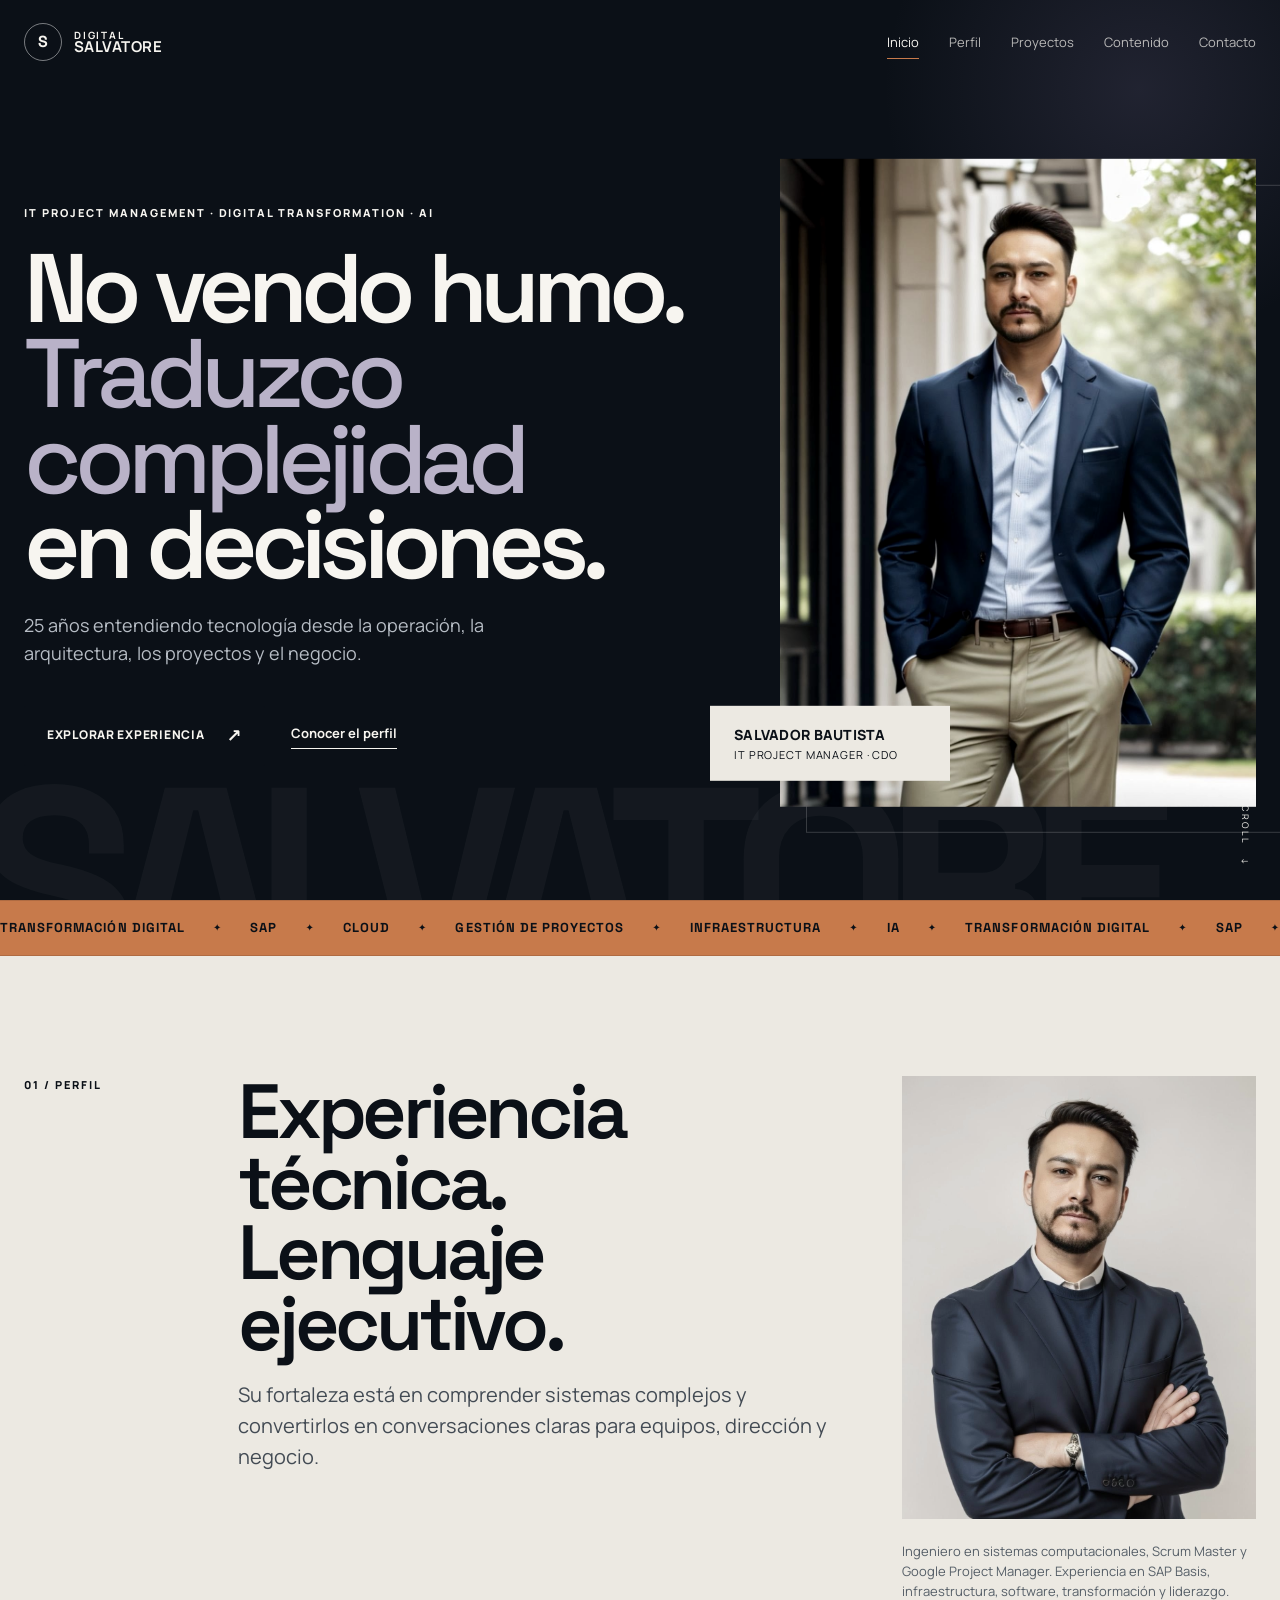
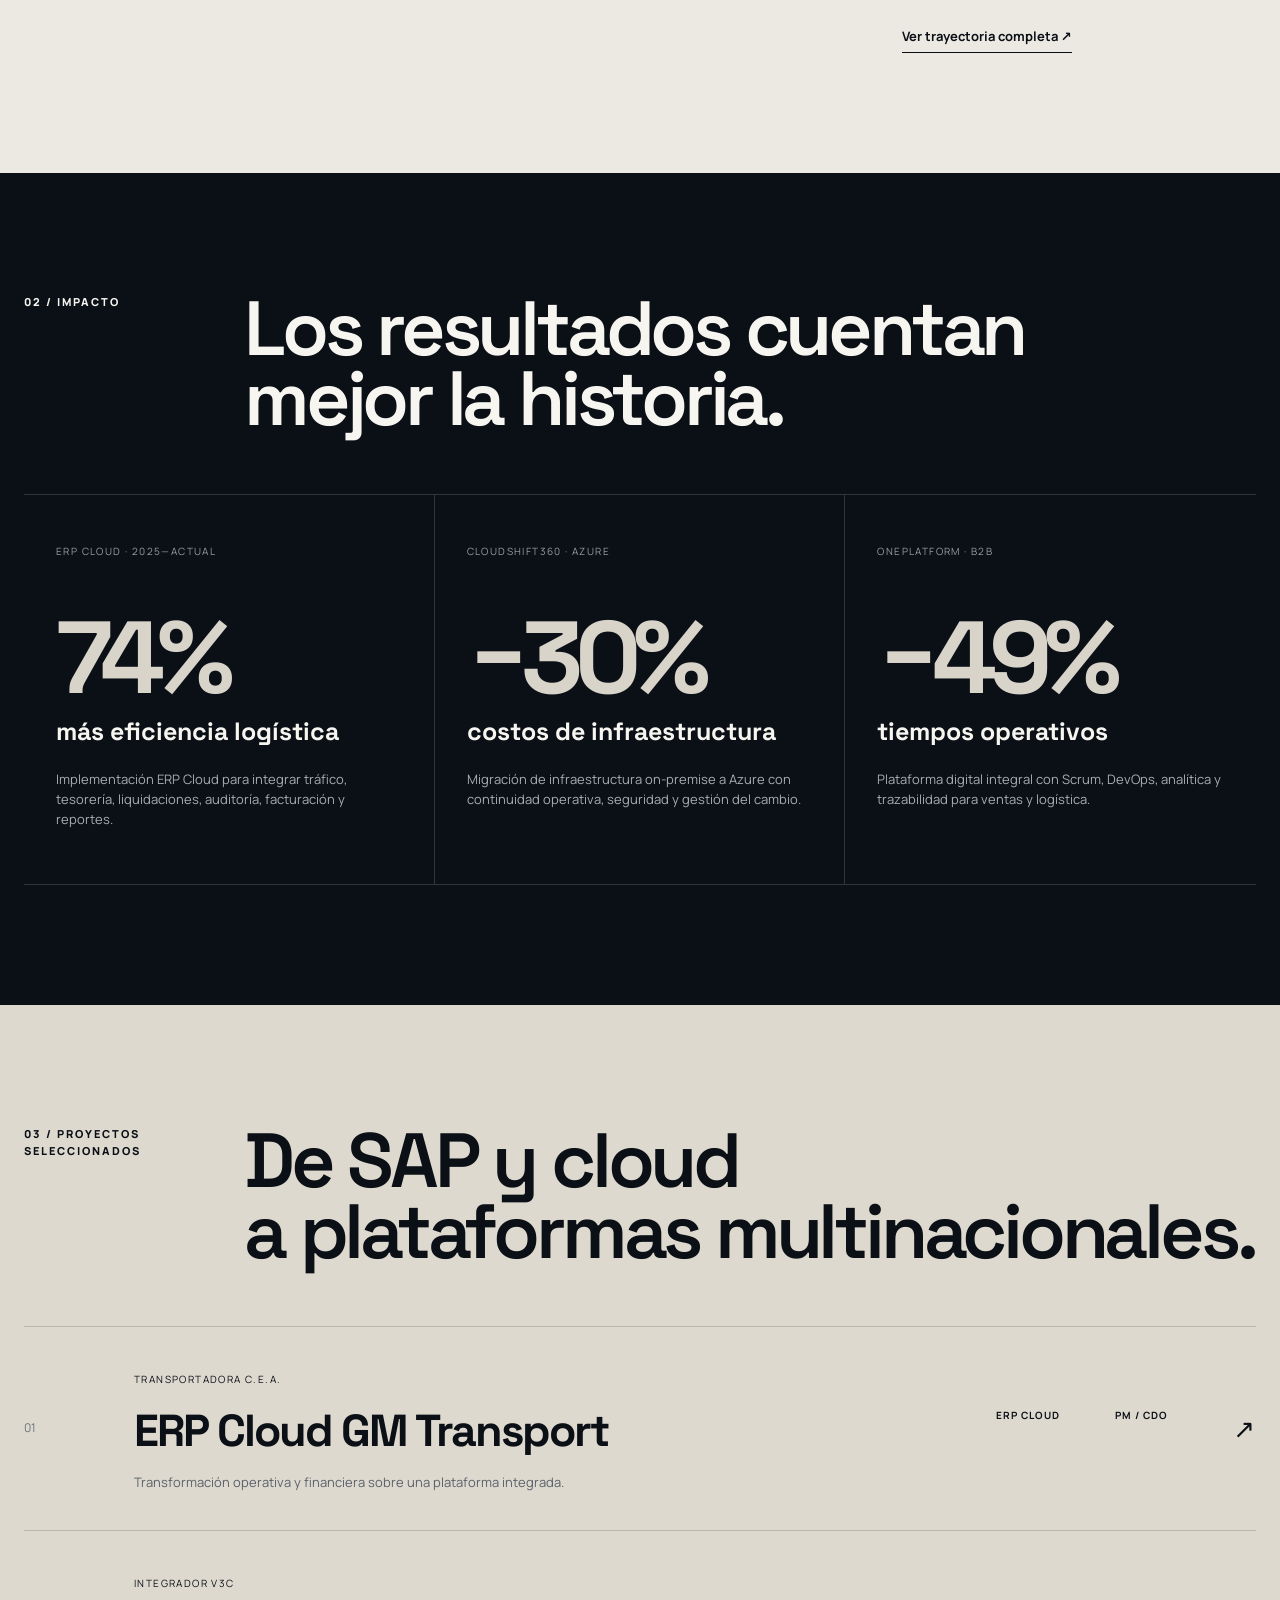
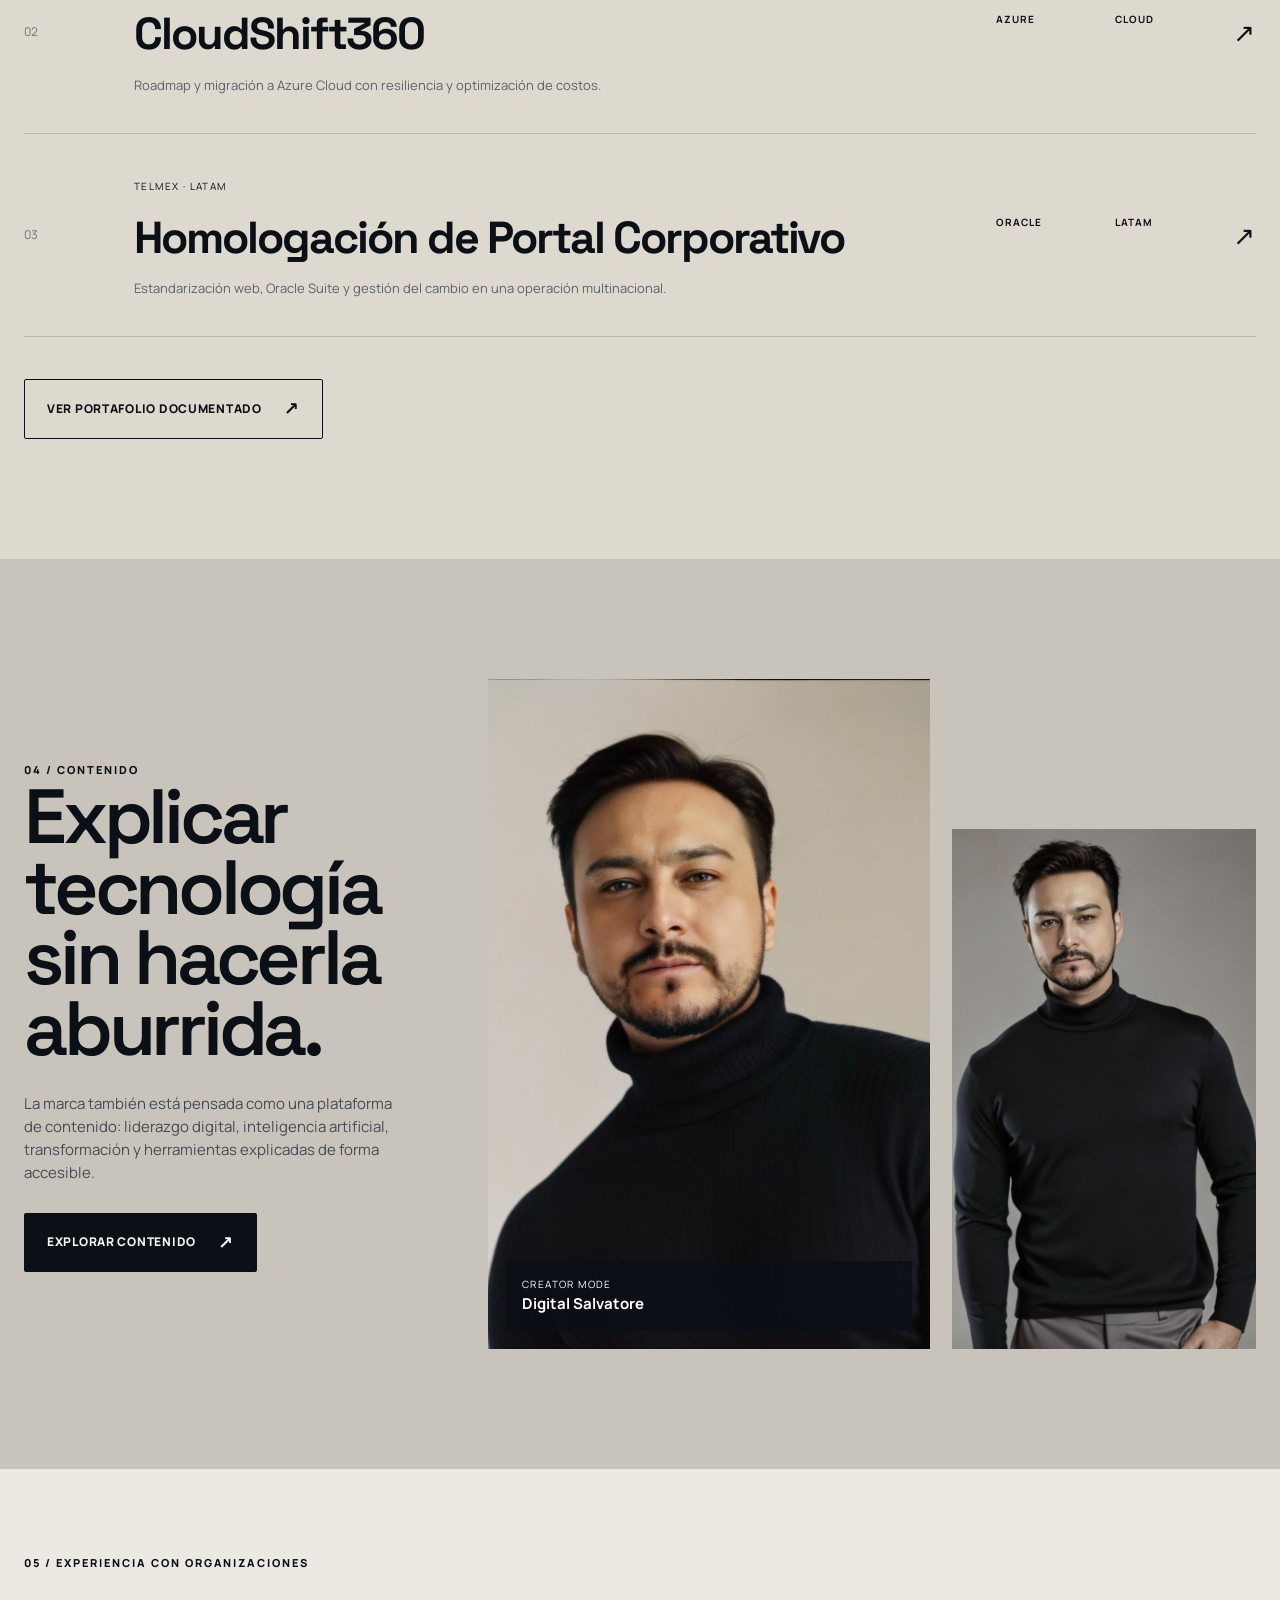
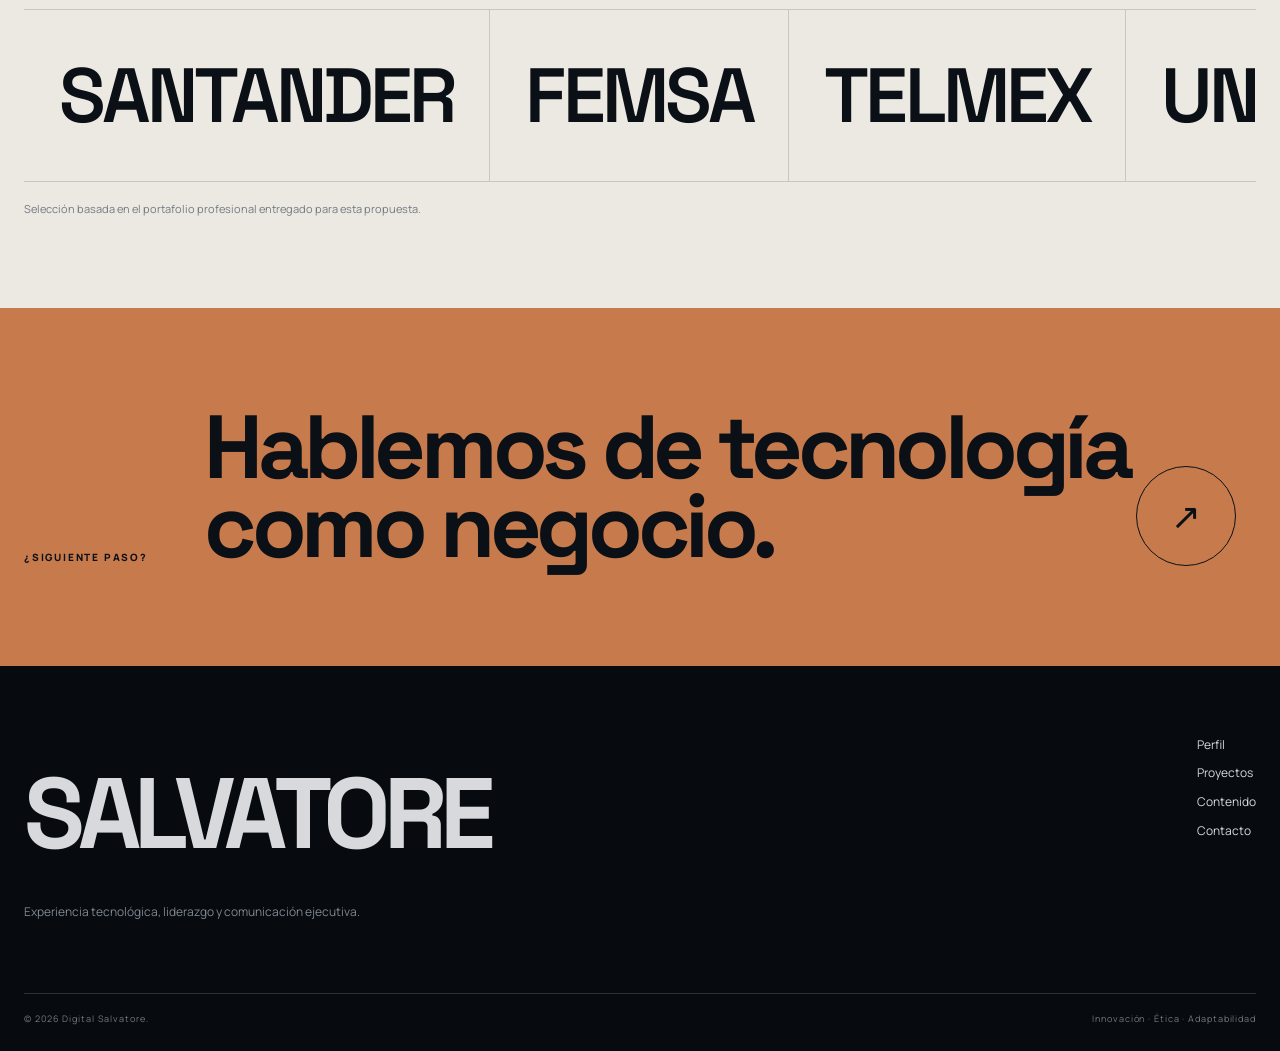
<file: index.html>
<!doctype html>
<html lang="es">
<head>
<meta charset="utf-8">
<meta name="viewport" content="width=device-width,initial-scale=1">
<meta name="description" content="Perfil profesional de Salvador Bautista: tecnología, gestión de proyectos, transformación digital, SAP, cloud e inteligencia artificial.">
<meta name="theme-color" content="#0b1017">
<title>Digital Salvatore | Tecnología, liderazgo y transformación</title>
<link rel="preconnect" href="https://fonts.googleapis.com">
<link rel="preconnect" href="https://fonts.gstatic.com" crossorigin>
<link href="https://fonts.googleapis.com/css2?family=Manrope:wght@400;500;600;700;800&family=Space+Grotesk:wght@500;600;700&display=swap" rel="stylesheet">
<link rel="stylesheet" href="styles.css">
</head>
<body>
<a class="skip-link" href="#contenido">Ir al contenido</a>
<div class="reading-progress" aria-hidden="true"><span></span></div>
<header class="site-header">
  <nav class="nav shell" aria-label="Navegación principal">
    <a class="brand" href="index.html" aria-label="Digital Salvatore, inicio">
      <span class="brand-symbol">S</span>
      <span class="brand-copy"><b>DIGITAL</b><strong>SALVATORE</strong></span>
    </a>
    <button class="menu-toggle" aria-expanded="false" aria-label="Abrir menú"><i></i><i></i></button>
    <div class="nav-links"><a class="active" href="index.html">Inicio</a><a class="" href="sobre-mi.html">Perfil</a><a class="" href="proyectos.html">Proyectos</a><a class="" href="blog.html">Contenido</a><a class="" href="contacto.html">Contacto</a></div>
  </nav>
</header>

<main id="contenido">
<section class="hero-editorial">
  <div class="hero-backtype" aria-hidden="true">SALVATORE</div>
  <div class="shell hero-editorial-grid">
    <div class="hero-copy reveal">
      <div class="micro-label">IT PROJECT MANAGEMENT · DIGITAL TRANSFORMATION · AI</div>
      <h1>No vendo humo.<br><em>Traduzco complejidad</em><br>en decisiones.</h1>
      <p class="hero-lead">25 años entendiendo tecnología desde la operación, la arquitectura, los proyectos y el negocio.</p>
      <div class="hero-actions">
        <a class="button dark" href="proyectos.html">Explorar experiencia <span>↗</span></a>
        <a class="text-link" href="sobre-mi.html">Conocer el perfil</a>
      </div>
    </div>
    <figure class="hero-portrait reveal parallax-figure" data-parallax="0.018">
      <img src="assets/img/hero.jpg" alt="Retrato profesional de Salvador Bautista">
      <figcaption>
        <span>Salvador Bautista</span>
        <span>IT Project Manager · CDO</span>
      </figcaption>
    </figure>
  </div>
  <div class="scroll-note">SCROLL <span>↓</span></div>
</section>

<section class="ticker-section" aria-label="Áreas de experiencia">
  <div class="ticker">
    <div class="ticker-track">
      <span>TRANSFORMACIÓN DIGITAL</span><b>✦</b><span>SAP</span><b>✦</b><span>CLOUD</span><b>✦</b>
      <span>GESTIÓN DE PROYECTOS</span><b>✦</b><span>INFRAESTRUCTURA</span><b>✦</b><span>IA</span><b>✦</b>
      <span>TRANSFORMACIÓN DIGITAL</span><b>✦</b><span>SAP</span><b>✦</b><span>CLOUD</span><b>✦</b>
      <span>GESTIÓN DE PROYECTOS</span><b>✦</b><span>INFRAESTRUCTURA</span><b>✦</b><span>IA</span><b>✦</b>
    </div>
  </div>
</section>

<section class="section section-cream">
  <div class="shell intro-grid">
    <div class="section-index reveal">01 / PERFIL</div>
    <div class="intro-main reveal">
      <h2>Experiencia técnica.<br>Lenguaje ejecutivo.</h2>
      <p>Su fortaleza está en comprender sistemas complejos y convertirlos en conversaciones claras para equipos, dirección y negocio.</p>
    </div>
    <div class="intro-side reveal">
      <img src="assets/img/profile.jpg" alt="Salvador Bautista, retrato ejecutivo">
      <p>Ingeniero en sistemas computacionales, Scrum Master y Google Project Manager. Experiencia en SAP Basis, infraestructura, software, transformación y liderazgo.</p>
      <a class="text-link dark-link" href="sobre-mi.html">Ver trayectoria completa ↗</a>
    </div>
  </div>
</section>

<section class="impact-section">
  <div class="shell">
    <div class="section-heading light reveal">
      <span>02 / IMPACTO</span>
      <h2>Los resultados cuentan<br>mejor la historia.</h2>
    </div>
    <div class="impact-grid">
      <article class="impact-card reveal">
        <span class="impact-kicker">ERP CLOUD · 2025—ACTUAL</span>
        <strong data-counter="75" data-suffix="%">0%</strong>
        <h3>más eficiencia logística</h3>
        <p>Implementación ERP Cloud para integrar tráfico, tesorería, liquidaciones, auditoría, facturación y reportes.</p>
      </article>
      <article class="impact-card reveal">
        <span class="impact-kicker">CLOUDSHIFT360 · AZURE</span>
        <strong data-counter="30" data-prefix="−" data-suffix="%">0%</strong>
        <h3>costos de infraestructura</h3>
        <p>Migración de infraestructura on-premise a Azure con continuidad operativa, seguridad y gestión del cambio.</p>
      </article>
      <article class="impact-card reveal">
        <span class="impact-kicker">ONEPLATFORM · B2B</span>
        <strong data-counter="50" data-prefix="−" data-suffix="%">0%</strong>
        <h3>tiempos operativos</h3>
        <p>Plataforma digital integral con Scrum, DevOps, analítica y trazabilidad para ventas y logística.</p>
      </article>
    </div>
  </div>
</section>

<section class="section selected-projects">
  <div class="shell">
    <div class="section-heading reveal">
      <span>03 / PROYECTOS SELECCIONADOS</span>
      <h2>De SAP y cloud<br>a plataformas multinacionales.</h2>
    </div>
    <a class="project-feature reveal" href="proyectos.html#project-1">
      <div class="project-feature-no">01</div>
      <div>
        <span>Transportadora C.E.A.</span>
        <h3>ERP Cloud GM Transport</h3>
        <p>Transformación operativa y financiera sobre una plataforma integrada.</p>
      </div>
      <div class="project-feature-meta"><b>ERP CLOUD</b><b>PM / CDO</b><i>↗</i></div>
    </a>
    <a class="project-feature reveal" href="proyectos.html#project-2">
      <div class="project-feature-no">02</div>
      <div>
        <span>Integrador V3C</span>
        <h3>CloudShift360</h3>
        <p>Roadmap y migración a Azure Cloud con resiliencia y optimización de costos.</p>
      </div>
      <div class="project-feature-meta"><b>AZURE</b><b>CLOUD</b><i>↗</i></div>
    </a>
    <a class="project-feature reveal" href="proyectos.html#project-30">
      <div class="project-feature-no">03</div>
      <div>
        <span>TELMEX · LATAM</span>
        <h3>Homologación de Portal Corporativo</h3>
        <p>Estandarización web, Oracle Suite y gestión del cambio en una operación multinacional.</p>
      </div>
      <div class="project-feature-meta"><b>ORACLE</b><b>LATAM</b><i>↗</i></div>
    </a>
    <div class="section-end reveal"><a class="button outline" href="proyectos.html">Ver portafolio documentado <span>↗</span></a></div>
  </div>
</section>

<section class="section creator-section">
  <div class="shell creator-grid">
    <div class="creator-copy reveal">
      <span class="section-index">04 / CONTENIDO</span>
      <h2>Explicar tecnología<br>sin hacerla aburrida.</h2>
      <p>La marca también está pensada como una plataforma de contenido: liderazgo digital, inteligencia artificial, transformación y herramientas explicadas de forma accesible.</p>
      <a class="button dark" href="blog.html">Explorar contenido <span>↗</span></a>
    </div>
    <div class="creator-video reveal">
      <video autoplay muted loop playsinline poster="assets/img/black-close.jpg">
        <source src="assets/salvador-loop.mp4" type="video/mp4">
      </video>
      <div class="video-label"><span>CREATOR MODE</span><b>Digital Salvatore</b></div>
    </div>
    <div class="creator-photo reveal"><img src="assets/img/black.jpg" alt="Salvador Bautista con vestimenta negra"></div>
  </div>
</section>

<section class="clients-section">
  <div class="shell">
    <span class="section-index reveal">05 / EXPERIENCIA CON ORGANIZACIONES</span>
    <div class="client-marquee reveal">
      <div class="client-track">
        <span>SANTANDER</span><span>FEMSA</span><span>TELMEX</span><span>UNAM</span><span>VOLKSWAGEN</span><span>AUDI</span><span>INFONAVIT</span><span>SEP</span>
        <span>SANTANDER</span><span>FEMSA</span><span>TELMEX</span><span>UNAM</span><span>VOLKSWAGEN</span><span>AUDI</span><span>INFONAVIT</span><span>SEP</span>
      </div>
    </div>
    <p class="clients-note reveal">Selección basada en el portafolio profesional entregado para esta propuesta.</p>
  </div>
</section>

<section class="closing-cta">
  <div class="shell reveal">
    <span>¿SIGUIENTE PASO?</span>
    <h2>Hablemos de tecnología<br>como negocio.</h2>
    <a href="contacto.html" class="circle-link" aria-label="Ir a contacto">↗</a>
  </div>
</section>
</main>

<footer class="site-footer">
  <div class="shell footer-top">
    <div>
      <div class="footer-wordmark">SALVATORE</div>
      <p>Experiencia tecnológica, liderazgo y comunicación ejecutiva.</p>
    </div>
    <div class="footer-nav">
      <a href="sobre-mi.html">Perfil</a>
      <a href="proyectos.html">Proyectos</a>
      <a href="blog.html">Contenido</a>
      <a href="contacto.html">Contacto</a>
    </div>
  </div>
  <div class="shell footer-bottom">
    <span>© <span data-year></span> Digital Salvatore.</span>
    <span>Innovación · Ética · Adaptabilidad</span>
  </div>
</footer>
<script src="script.js"></script>
</body></html>
</file>
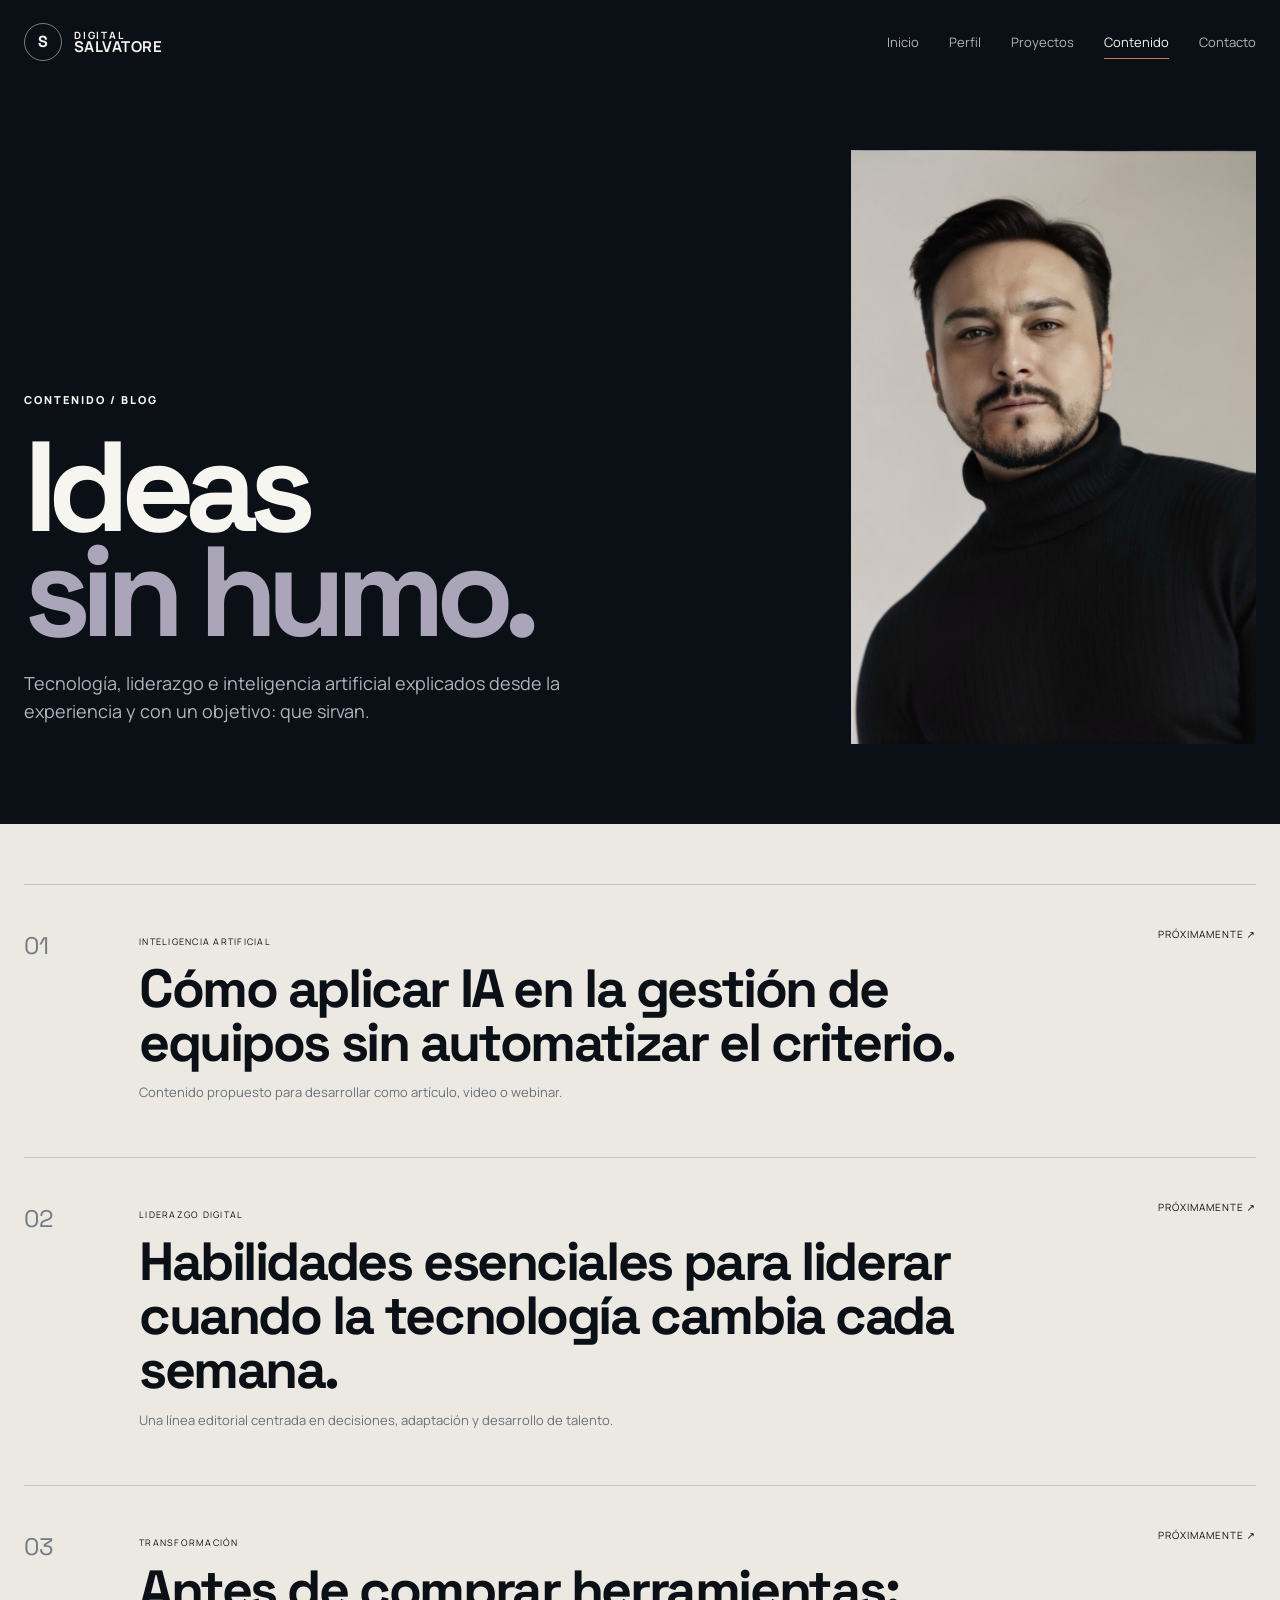
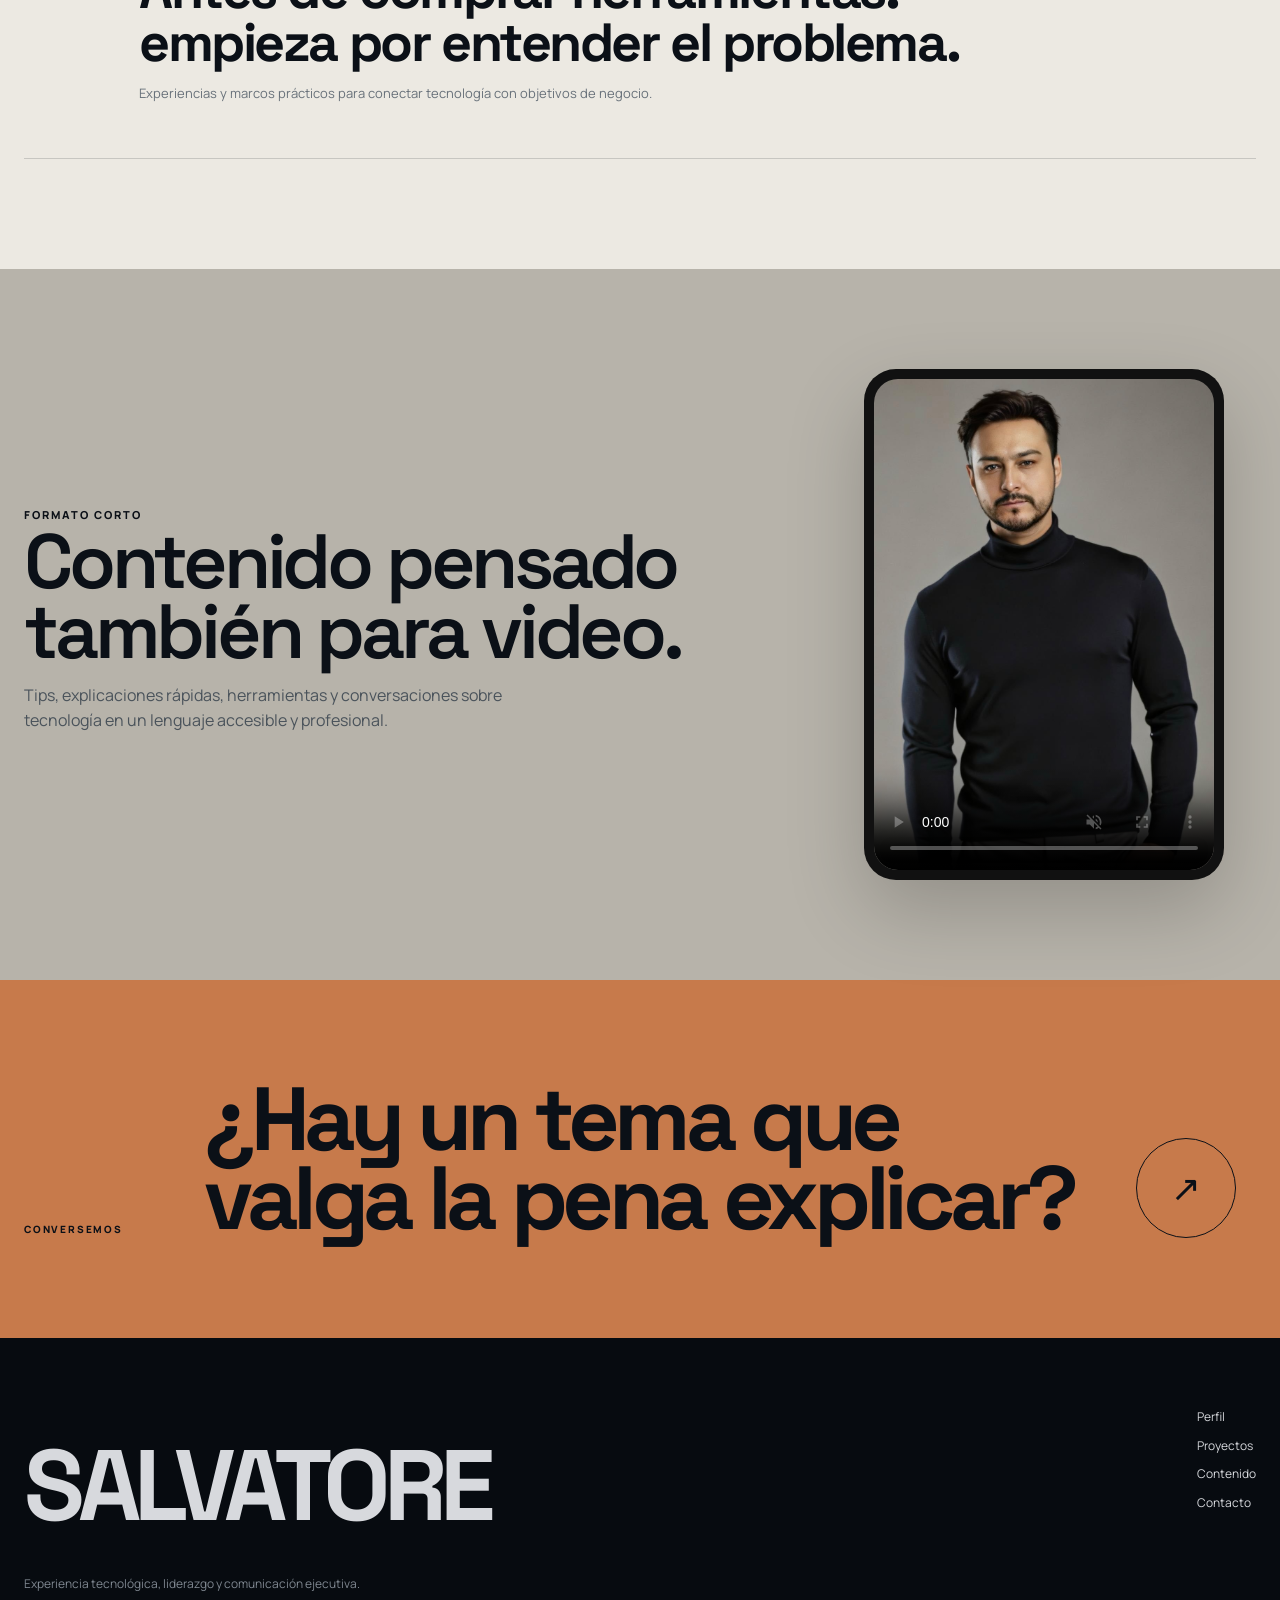
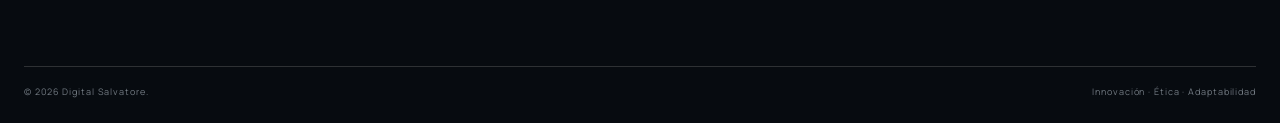
<file: blog.html>
<!doctype html>
<html lang="es">
<head>
<meta charset="utf-8">
<meta name="viewport" content="width=device-width,initial-scale=1">
<meta name="description" content="Ideas sobre liderazgo digital, inteligencia artificial, tecnología y transformación.">
<meta name="theme-color" content="#0b1017">
<title>Contenido | Digital Salvatore</title>
<link rel="preconnect" href="https://fonts.googleapis.com">
<link rel="preconnect" href="https://fonts.gstatic.com" crossorigin>
<link href="https://fonts.googleapis.com/css2?family=Manrope:wght@400;500;600;700;800&family=Space+Grotesk:wght@500;600;700&display=swap" rel="stylesheet">
<link rel="stylesheet" href="styles.css">
</head>
<body>
<a class="skip-link" href="#contenido">Ir al contenido</a>
<div class="reading-progress" aria-hidden="true"><span></span></div>
<header class="site-header">
  <nav class="nav shell" aria-label="Navegación principal">
    <a class="brand" href="index.html" aria-label="Digital Salvatore, inicio">
      <span class="brand-symbol">S</span>
      <span class="brand-copy"><b>DIGITAL</b><strong>SALVATORE</strong></span>
    </a>
    <button class="menu-toggle" aria-expanded="false" aria-label="Abrir menú"><i></i><i></i></button>
    <div class="nav-links"><a class="" href="index.html">Inicio</a><a class="" href="sobre-mi.html">Perfil</a><a class="" href="proyectos.html">Proyectos</a><a class="active" href="blog.html">Contenido</a><a class="" href="contacto.html">Contacto</a></div>
  </nav>
</header>

<main id="contenido">
<section class="content-hero">
  <div class="shell content-hero-grid">
    <div class="reveal">
      <span class="micro-label">CONTENIDO / BLOG</span>
      <h1>Ideas<br><em>sin humo.</em></h1>
      <p>Tecnología, liderazgo e inteligencia artificial explicados desde la experiencia y con un objetivo: que sirvan.</p>
    </div>
    <figure class="reveal"><img src="assets/img/black-close.jpg" alt="Salvador Bautista, retrato editorial"></figure>
  </div>
</section>

<section class="content-feed">
  <div class="shell">
    <article class="featured-story reveal">
      <div class="story-number">01</div>
      <div><span>INTELIGENCIA ARTIFICIAL</span><h2>Cómo aplicar IA en la gestión de equipos sin automatizar el criterio.</h2><p>Contenido propuesto para desarrollar como artículo, video o webinar.</p></div>
      <a href="#" aria-label="Contenido próximamente">PRÓXIMAMENTE ↗</a>
    </article>
    <article class="featured-story reveal">
      <div class="story-number">02</div>
      <div><span>LIDERAZGO DIGITAL</span><h2>Habilidades esenciales para liderar cuando la tecnología cambia cada semana.</h2><p>Una línea editorial centrada en decisiones, adaptación y desarrollo de talento.</p></div>
      <a href="#" aria-label="Contenido próximamente">PRÓXIMAMENTE ↗</a>
    </article>
    <article class="featured-story reveal">
      <div class="story-number">03</div>
      <div><span>TRANSFORMACIÓN</span><h2>Antes de comprar herramientas: empieza por entender el problema.</h2><p>Experiencias y marcos prácticos para conectar tecnología con objetivos de negocio.</p></div>
      <a href="#" aria-label="Contenido próximamente">PRÓXIMAMENTE ↗</a>
    </article>
  </div>
</section>

<section class="reel-section">
  <div class="shell reel-grid">
    <div class="reel-copy reveal">
      <span class="section-index">FORMATO CORTO</span>
      <h2>Contenido pensado también para video.</h2>
      <p>Tips, explicaciones rápidas, herramientas y conversaciones sobre tecnología en un lenguaje accesible y profesional.</p>
    </div>
    <div class="reel-device reveal">
      <video controls muted playsinline poster="assets/img/black.jpg">
        <source src="assets/salvador-loop.mp4" type="video/mp4">
      </video>
    </div>
  </div>
</section>

<section class="closing-cta">
  <div class="shell reveal"><span>CONVERSEMOS</span><h2>¿Hay un tema que<br>valga la pena explicar?</h2><a href="contacto.html" class="circle-link">↗</a></div>
</section>
</main>

<footer class="site-footer">
  <div class="shell footer-top">
    <div>
      <div class="footer-wordmark">SALVATORE</div>
      <p>Experiencia tecnológica, liderazgo y comunicación ejecutiva.</p>
    </div>
    <div class="footer-nav">
      <a href="sobre-mi.html">Perfil</a>
      <a href="proyectos.html">Proyectos</a>
      <a href="blog.html">Contenido</a>
      <a href="contacto.html">Contacto</a>
    </div>
  </div>
  <div class="shell footer-bottom">
    <span>© <span data-year></span> Digital Salvatore.</span>
    <span>Innovación · Ética · Adaptabilidad</span>
  </div>
</footer>
<script src="script.js"></script>
</body></html>
</file>
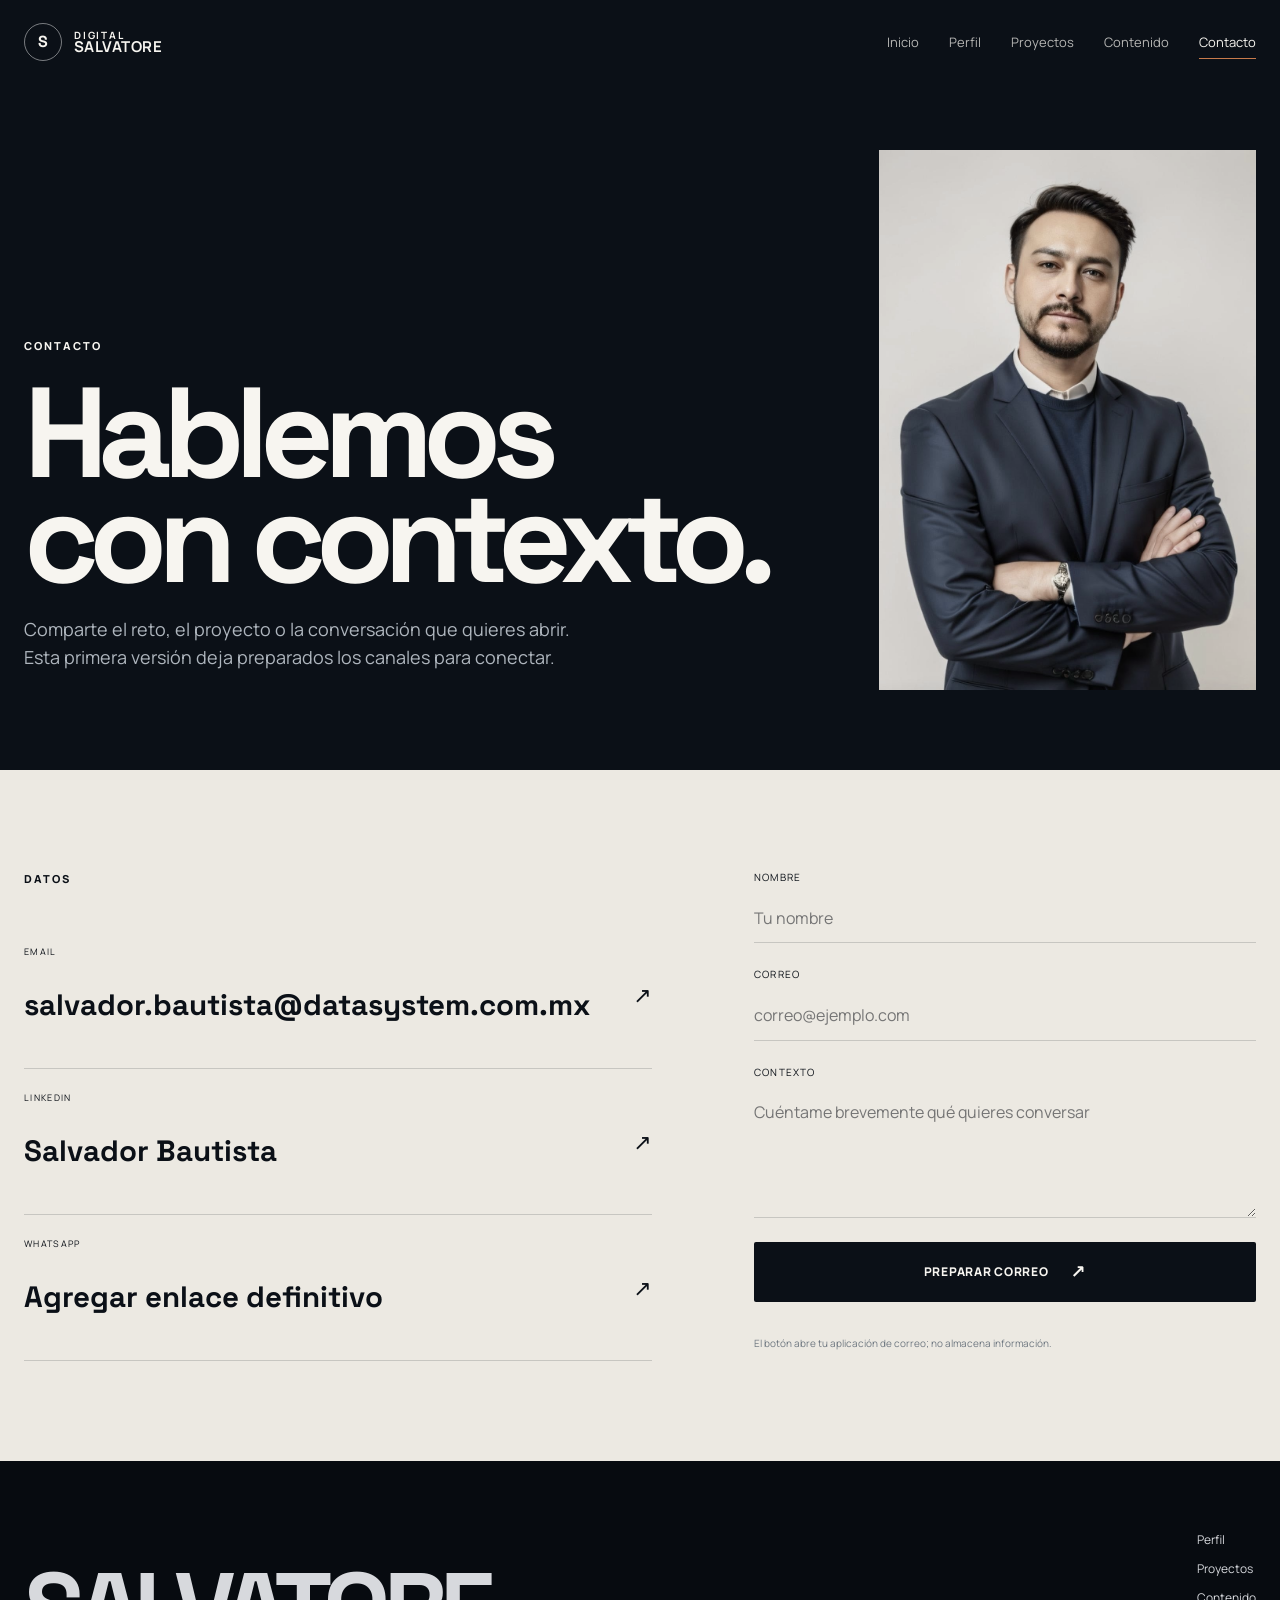
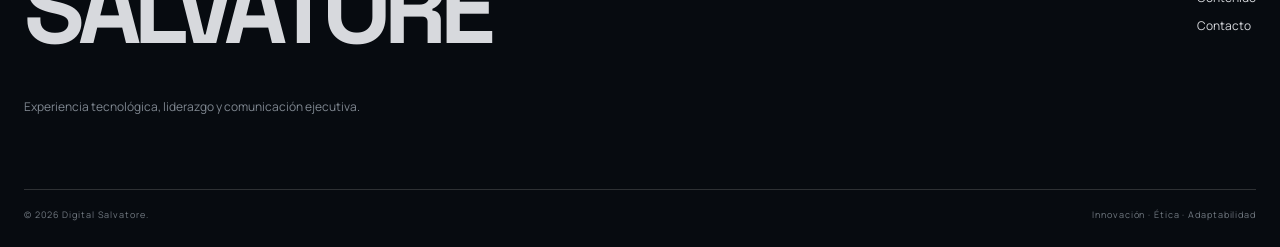
<file: contacto.html>
<!doctype html>
<html lang="es">
<head>
<meta charset="utf-8">
<meta name="viewport" content="width=device-width,initial-scale=1">
<meta name="description" content="Contacto profesional de Salvador Bautista.">
<meta name="theme-color" content="#0b1017">
<title>Contacto | Digital Salvatore</title>
<link rel="preconnect" href="https://fonts.googleapis.com">
<link rel="preconnect" href="https://fonts.gstatic.com" crossorigin>
<link href="https://fonts.googleapis.com/css2?family=Manrope:wght@400;500;600;700;800&family=Space+Grotesk:wght@500;600;700&display=swap" rel="stylesheet">
<link rel="stylesheet" href="styles.css">
</head>
<body>
<a class="skip-link" href="#contenido">Ir al contenido</a>
<div class="reading-progress" aria-hidden="true"><span></span></div>
<header class="site-header">
  <nav class="nav shell" aria-label="Navegación principal">
    <a class="brand" href="index.html" aria-label="Digital Salvatore, inicio">
      <span class="brand-symbol">S</span>
      <span class="brand-copy"><b>DIGITAL</b><strong>SALVATORE</strong></span>
    </a>
    <button class="menu-toggle" aria-expanded="false" aria-label="Abrir menú"><i></i><i></i></button>
    <div class="nav-links"><a class="" href="index.html">Inicio</a><a class="" href="sobre-mi.html">Perfil</a><a class="" href="proyectos.html">Proyectos</a><a class="" href="blog.html">Contenido</a><a class="active" href="contacto.html">Contacto</a></div>
  </nav>
</header>

<main id="contenido">
<section class="contact-hero">
  <div class="shell contact-hero-grid">
    <div class="reveal">
      <span class="micro-label">CONTACTO</span>
      <h1>Hablemos<br>con contexto.</h1>
      <p>Comparte el reto, el proyecto o la conversación que quieres abrir. Esta primera versión deja preparados los canales para conectar.</p>
    </div>
    <figure class="reveal"><img src="assets/img/profile.jpg" alt="Salvador Bautista"></figure>
  </div>
</section>

<section class="contact-body">
  <div class="shell contact-layout">
    <div class="contact-details reveal">
      <span class="section-index">DATOS</span>
      <a href="mailto:salvador.bautista@datasystem.com.mx"><small>EMAIL</small><strong>salvador.bautista@datasystem.com.mx</strong><i>↗</i></a>
      <a href="#" class="placeholder-link"><small>LINKEDIN</small><strong>Salvador Bautista</strong><i>↗</i></a>
      <a href="#" class="placeholder-link"><small>WHATSAPP</small><strong>Agregar enlace definitivo</strong><i>↗</i></a>
    </div>
    <form class="contact-form reveal" id="contact-form">
      <label><span>Nombre</span><input name="name" required autocomplete="name" placeholder="Tu nombre"></label>
      <label><span>Correo</span><input name="email" required type="email" autocomplete="email" placeholder="correo@ejemplo.com"></label>
      <label><span>Contexto</span><textarea name="message" required placeholder="Cuéntame brevemente qué quieres conversar"></textarea></label>
      <button type="submit" class="button dark">Preparar correo <span>↗</span></button>
      <p class="form-note">El botón abre tu aplicación de correo; no almacena información.</p>
    </form>
  </div>
</section>
</main>

<footer class="site-footer">
  <div class="shell footer-top">
    <div>
      <div class="footer-wordmark">SALVATORE</div>
      <p>Experiencia tecnológica, liderazgo y comunicación ejecutiva.</p>
    </div>
    <div class="footer-nav">
      <a href="sobre-mi.html">Perfil</a>
      <a href="proyectos.html">Proyectos</a>
      <a href="blog.html">Contenido</a>
      <a href="contacto.html">Contacto</a>
    </div>
  </div>
  <div class="shell footer-bottom">
    <span>© <span data-year></span> Digital Salvatore.</span>
    <span>Innovación · Ética · Adaptabilidad</span>
  </div>
</footer>
<script src="script.js"></script>
</body></html>
</file>
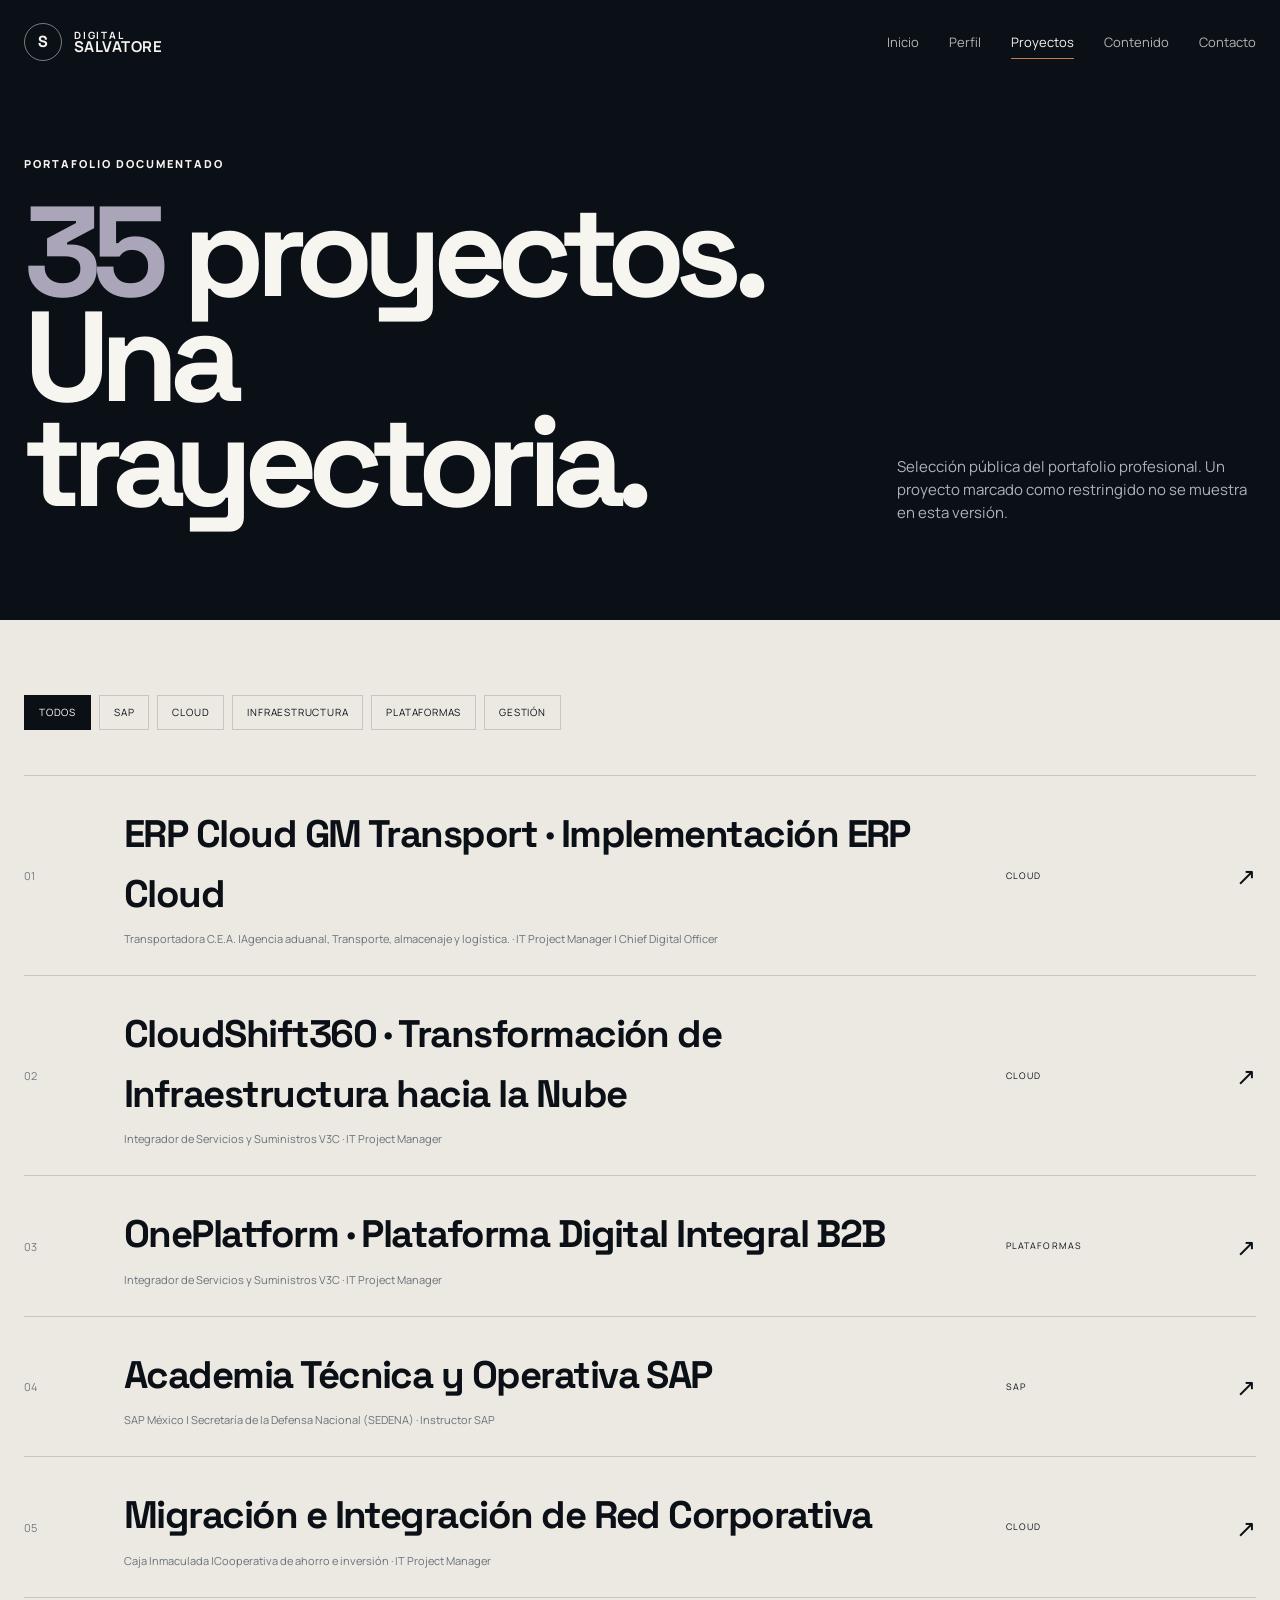
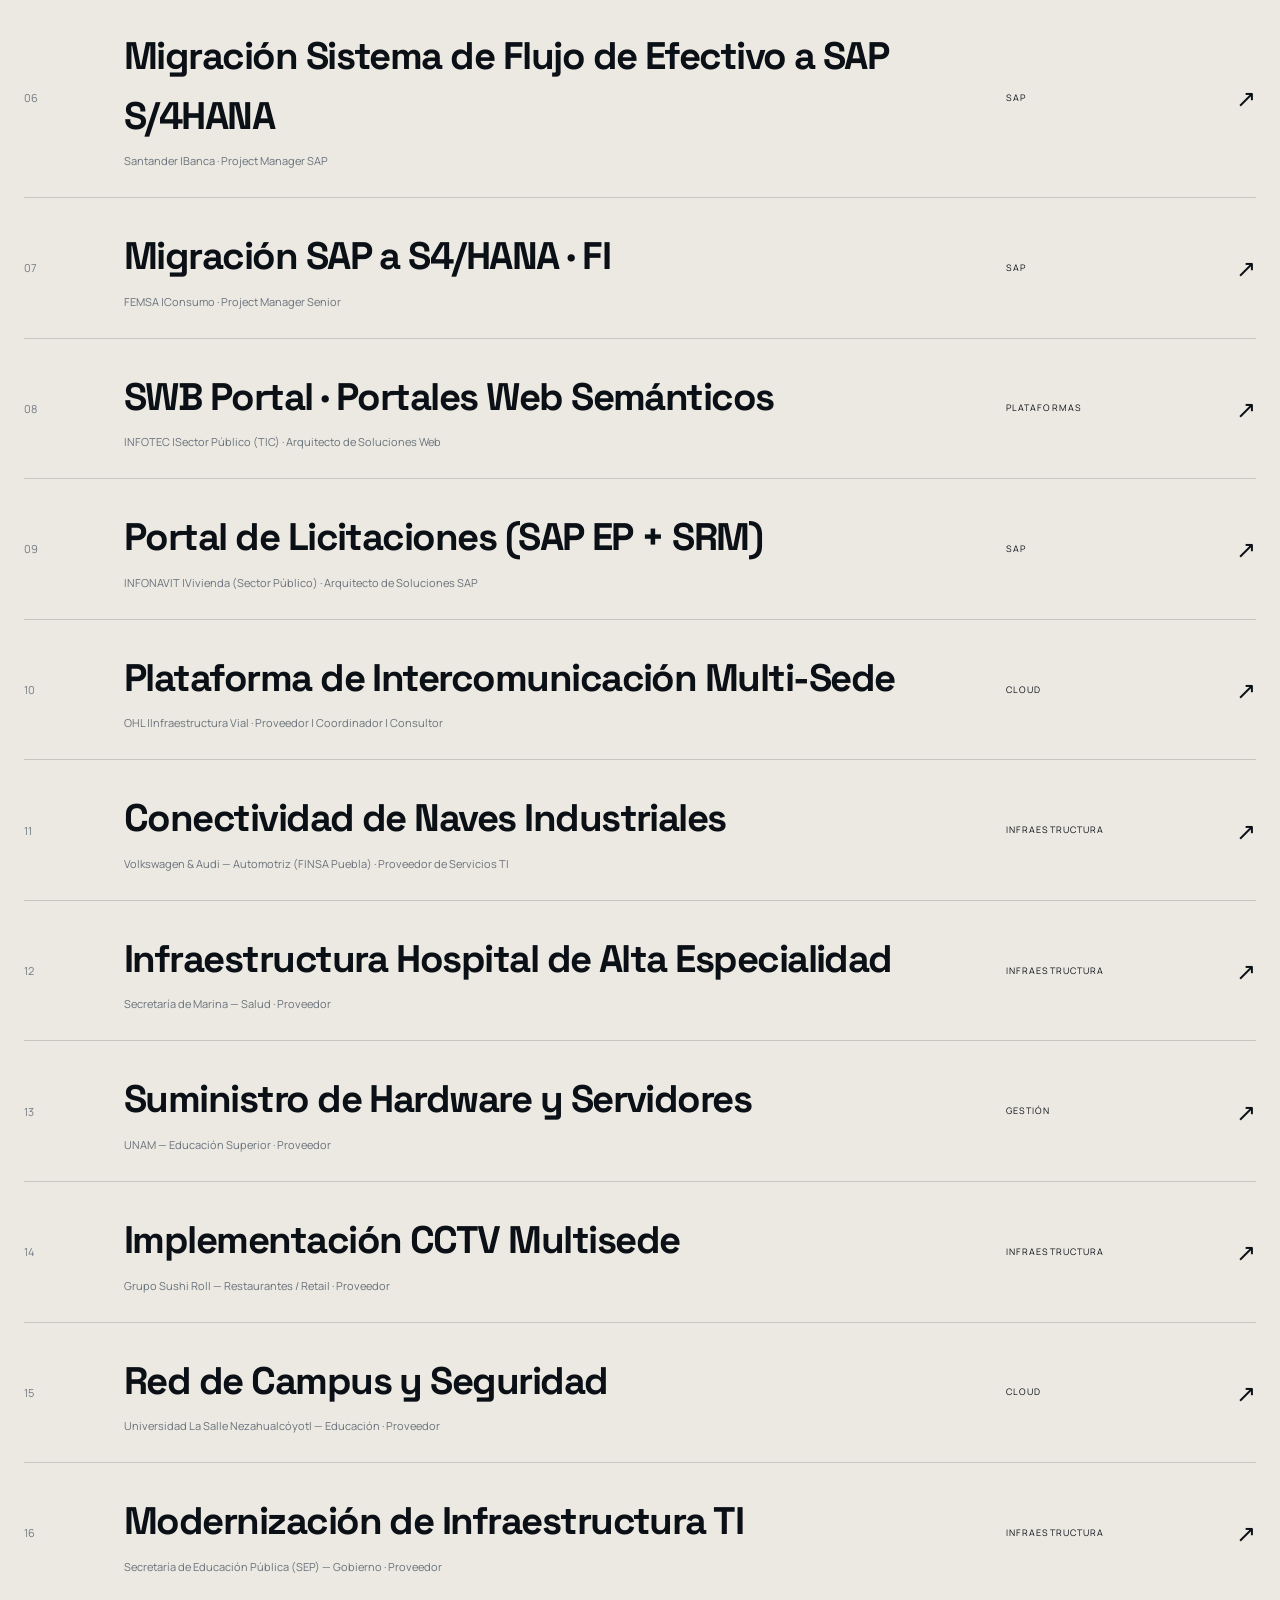
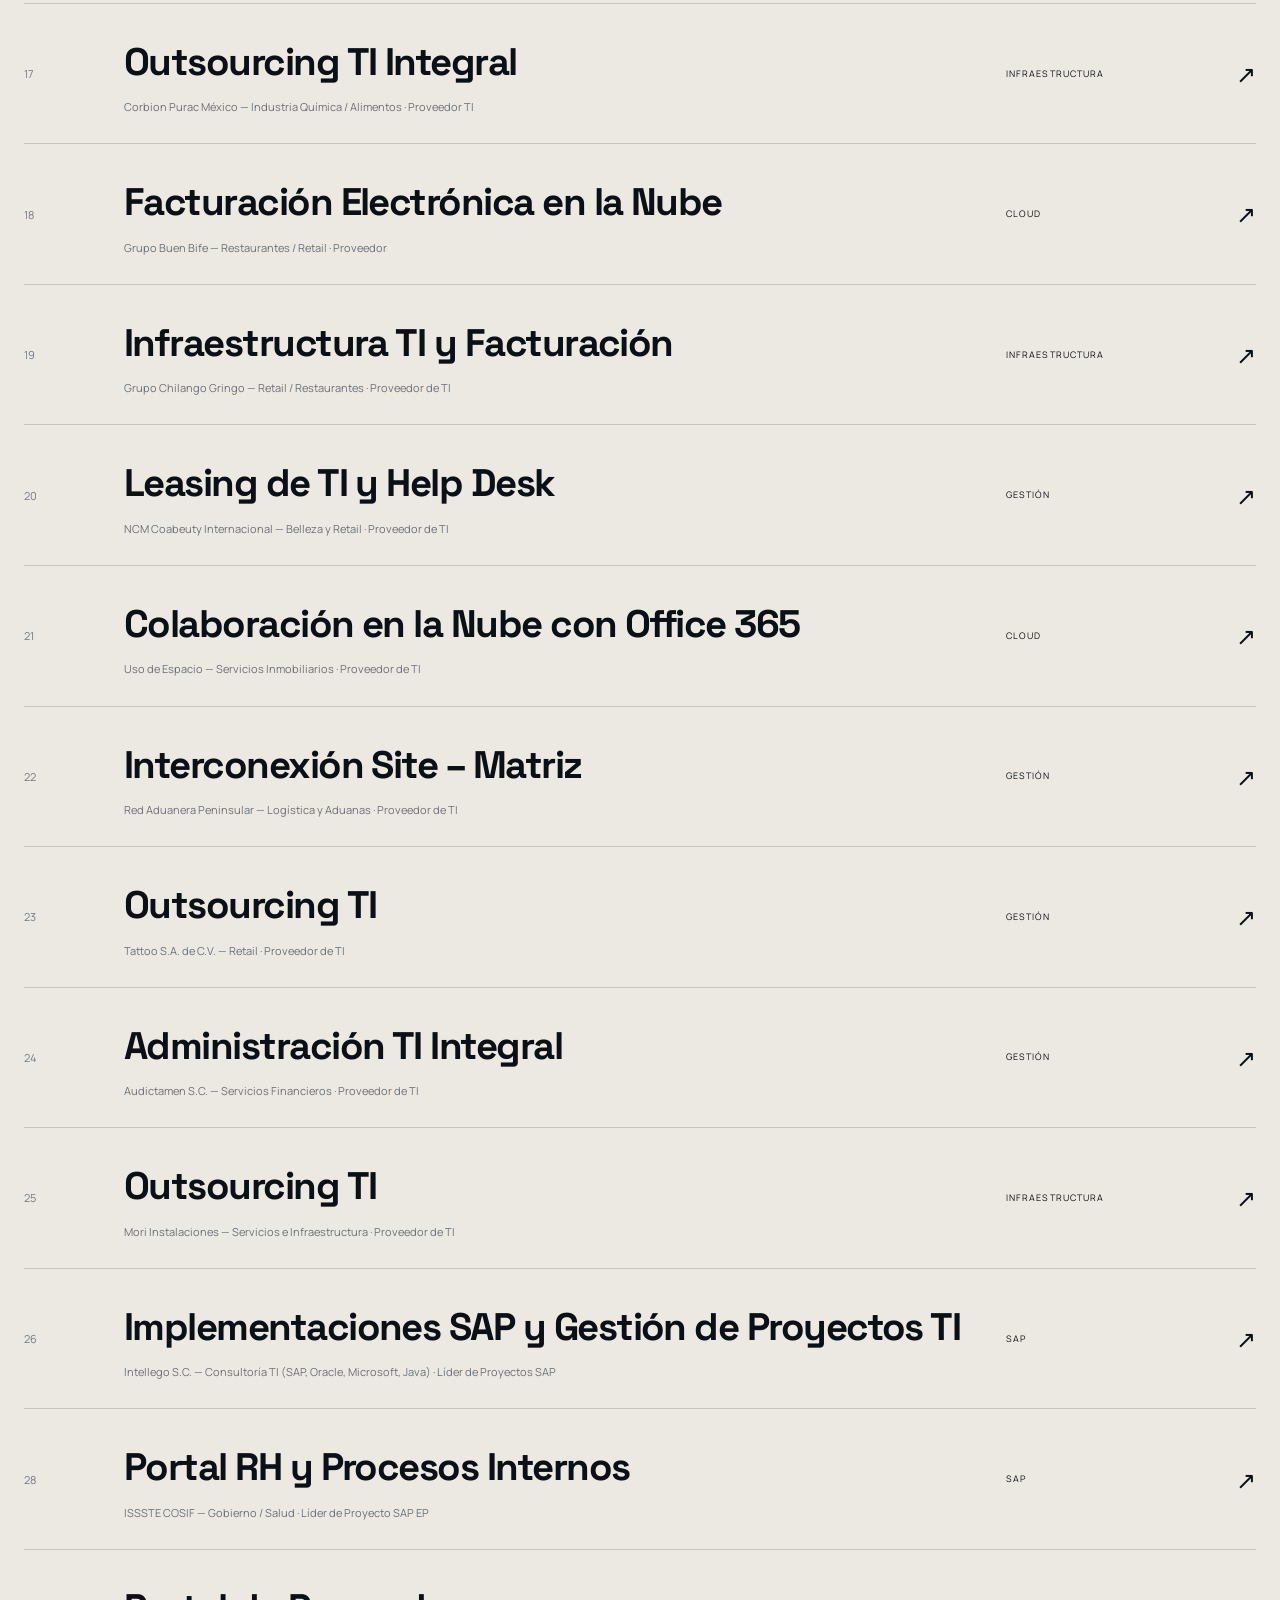
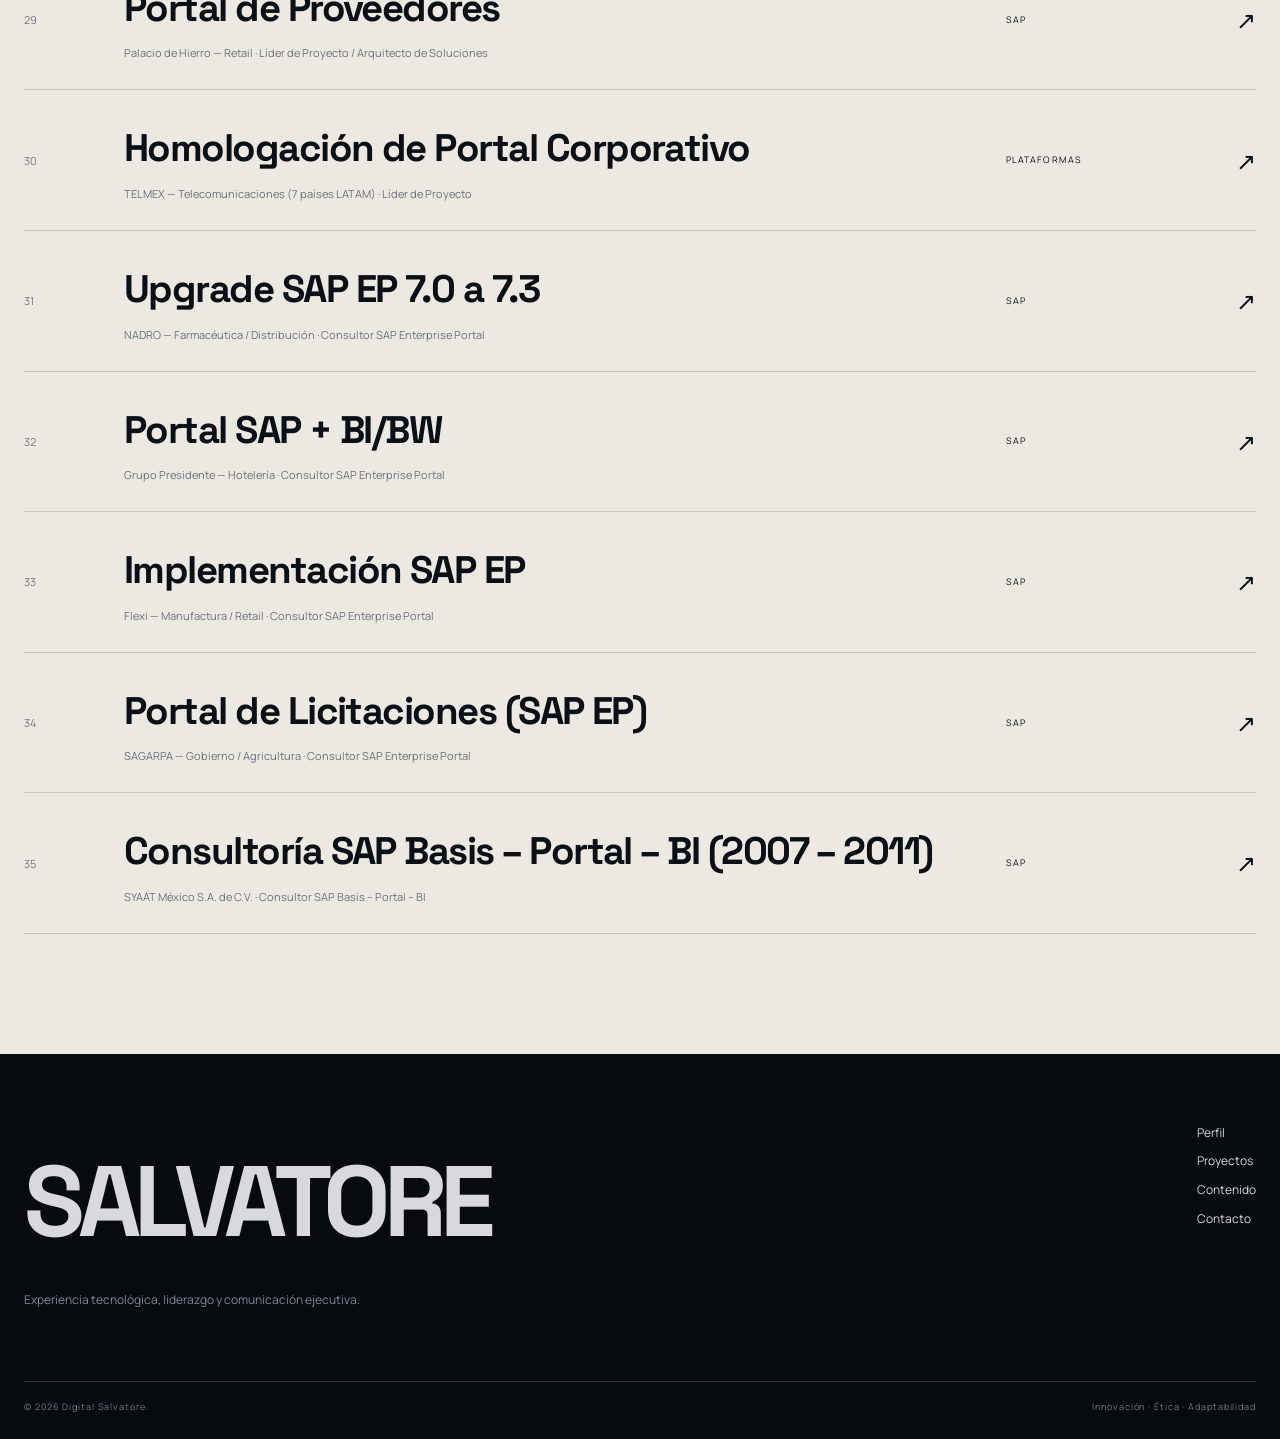
<file: proyectos.html>
<!doctype html>
<html lang="es">
<head>
<meta charset="utf-8">
<meta name="viewport" content="width=device-width,initial-scale=1">
<meta name="description" content="Portafolio profesional de proyectos de Salvador Bautista en SAP, cloud, infraestructura, plataformas y transformación digital.">
<meta name="theme-color" content="#0b1017">
<title>Proyectos | Digital Salvatore</title>
<link rel="preconnect" href="https://fonts.googleapis.com">
<link rel="preconnect" href="https://fonts.gstatic.com" crossorigin>
<link href="https://fonts.googleapis.com/css2?family=Manrope:wght@400;500;600;700;800&family=Space+Grotesk:wght@500;600;700&display=swap" rel="stylesheet">
<link rel="stylesheet" href="styles.css">
</head>
<body>
<a class="skip-link" href="#contenido">Ir al contenido</a>
<div class="reading-progress" aria-hidden="true"><span></span></div>
<header class="site-header">
  <nav class="nav shell" aria-label="Navegación principal">
    <a class="brand" href="index.html" aria-label="Digital Salvatore, inicio">
      <span class="brand-symbol">S</span>
      <span class="brand-copy"><b>DIGITAL</b><strong>SALVATORE</strong></span>
    </a>
    <button class="menu-toggle" aria-expanded="false" aria-label="Abrir menú"><i></i><i></i></button>
    <div class="nav-links"><a class="" href="index.html">Inicio</a><a class="" href="sobre-mi.html">Perfil</a><a class="active" href="proyectos.html">Proyectos</a><a class="" href="blog.html">Contenido</a><a class="" href="contacto.html">Contacto</a></div>
  </nav>
</header>

<main id="contenido">
<section class="projects-hero">
  <div class="shell">
    <span class="micro-label reveal">PORTAFOLIO DOCUMENTADO</span>
    <div class="projects-hero-grid">
      <h1 class="reveal"><span>35</span> proyectos.<br>Una trayectoria.</h1>
      <p class="reveal">Selección pública del portafolio profesional. Un proyecto marcado como restringido no se muestra en esta versión.</p>
    </div>
  </div>
</section>

<section class="projects-browser">
  <div class="shell">
    <div class="filters reveal" role="group" aria-label="Filtrar proyectos">
      <button class="filter active" data-filter="Todos">Todos</button>
      <button class="filter" data-filter="SAP">SAP</button>
      <button class="filter" data-filter="Cloud">Cloud</button>
      <button class="filter" data-filter="Infraestructura">Infraestructura</button>
      <button class="filter" data-filter="Plataformas">Plataformas</button>
      <button class="filter" data-filter="Gestión">Gestión</button>
    </div>
    <div id="project-list" class="project-list" aria-live="polite"></div>
  </div>
</section>

<div class="project-modal" id="project-modal" aria-hidden="true">
  <div class="modal-backdrop" data-close-modal></div>
  <article class="modal-panel" role="dialog" aria-modal="true" aria-labelledby="modal-title">
    <button class="modal-close" data-close-modal aria-label="Cerrar">×</button>
    <div class="modal-content">
      <span class="modal-category"></span>
      <h2 id="modal-title"></h2>
      <div class="modal-company"></div>
      <div class="modal-block"><h3>Reto</h3><p class="modal-context"></p></div>
      <div class="modal-block"><h3>Acciones</h3><p class="modal-actions"></p></div>
      <div class="modal-block"><h3>Resultados</h3><ul class="modal-results"></ul></div>
      <div class="modal-skills"></div>
    </div>
  </article>
</div>
</main>
<script src="projects-data.js"></script>

<footer class="site-footer">
  <div class="shell footer-top">
    <div>
      <div class="footer-wordmark">SALVATORE</div>
      <p>Experiencia tecnológica, liderazgo y comunicación ejecutiva.</p>
    </div>
    <div class="footer-nav">
      <a href="sobre-mi.html">Perfil</a>
      <a href="proyectos.html">Proyectos</a>
      <a href="blog.html">Contenido</a>
      <a href="contacto.html">Contacto</a>
    </div>
  </div>
  <div class="shell footer-bottom">
    <span>© <span data-year></span> Digital Salvatore.</span>
    <span>Innovación · Ética · Adaptabilidad</span>
  </div>
</footer>
<script src="script.js"></script>
</body></html>
</file>
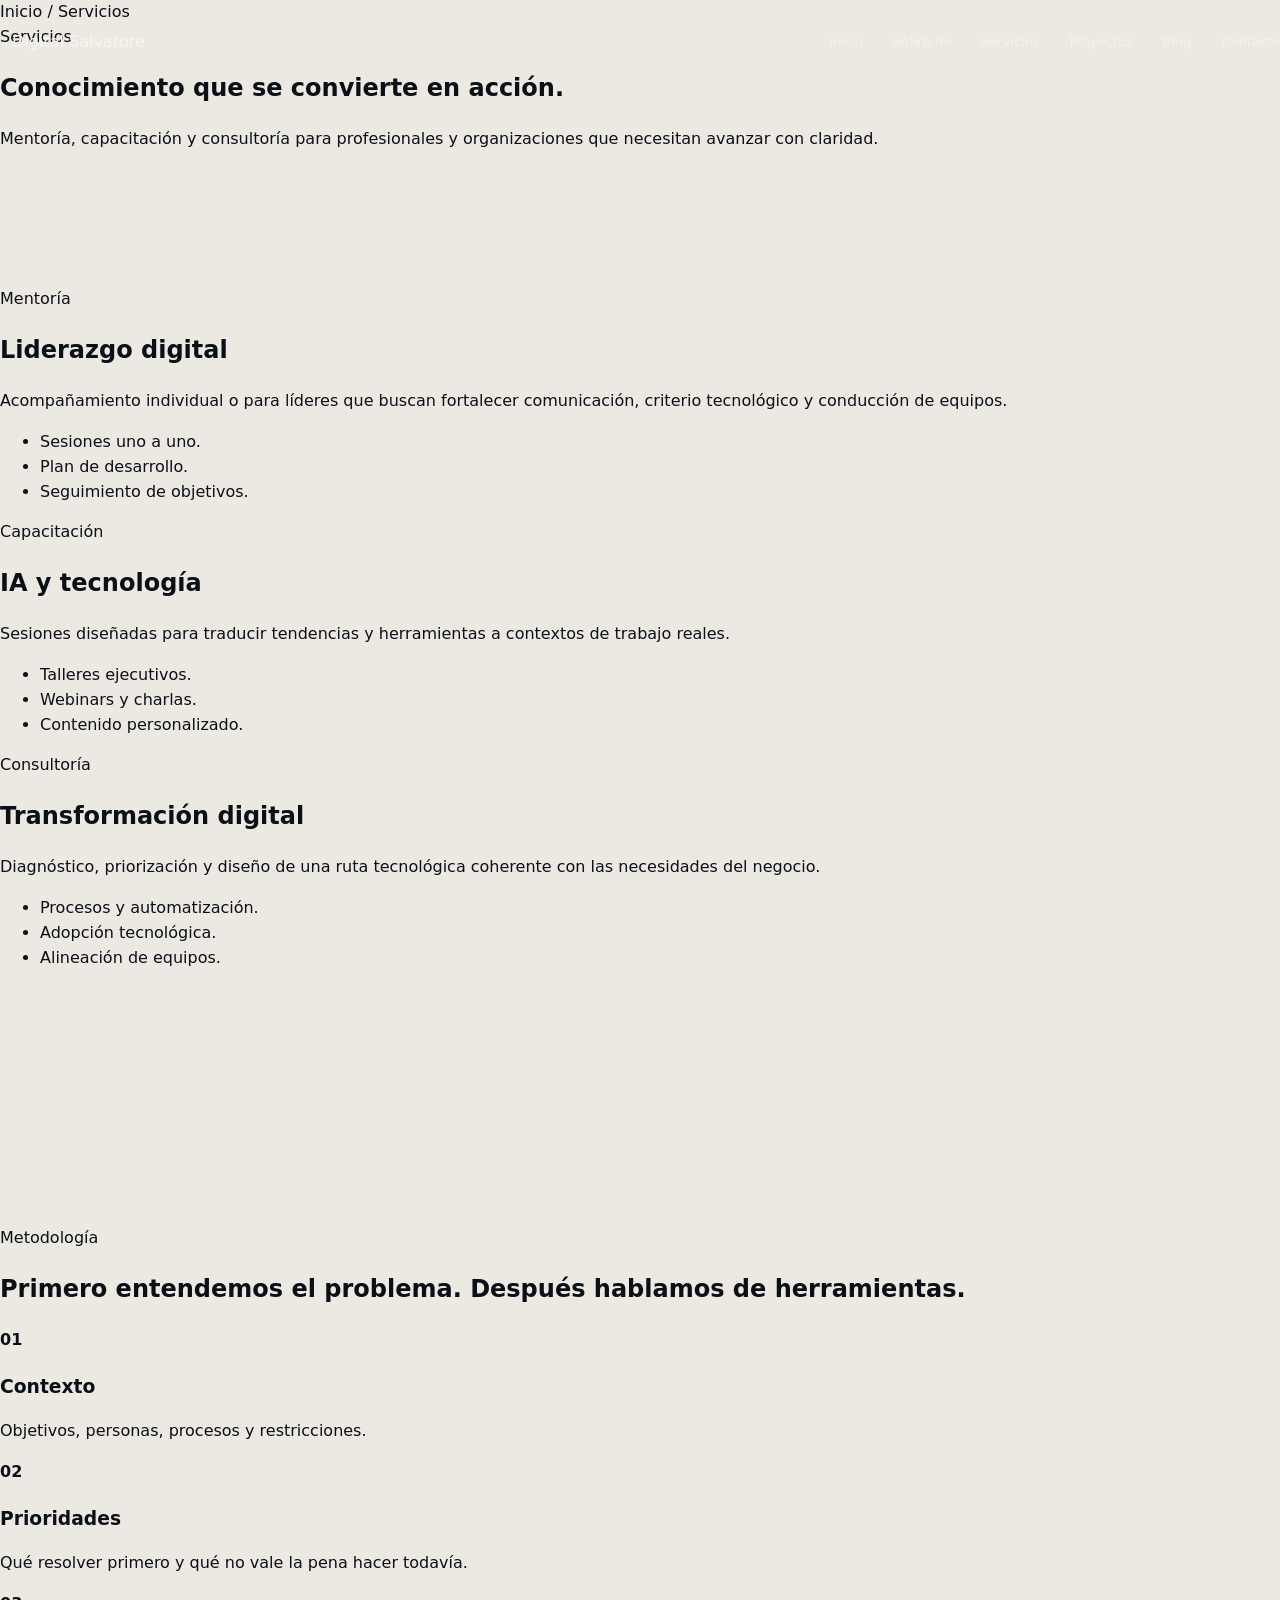
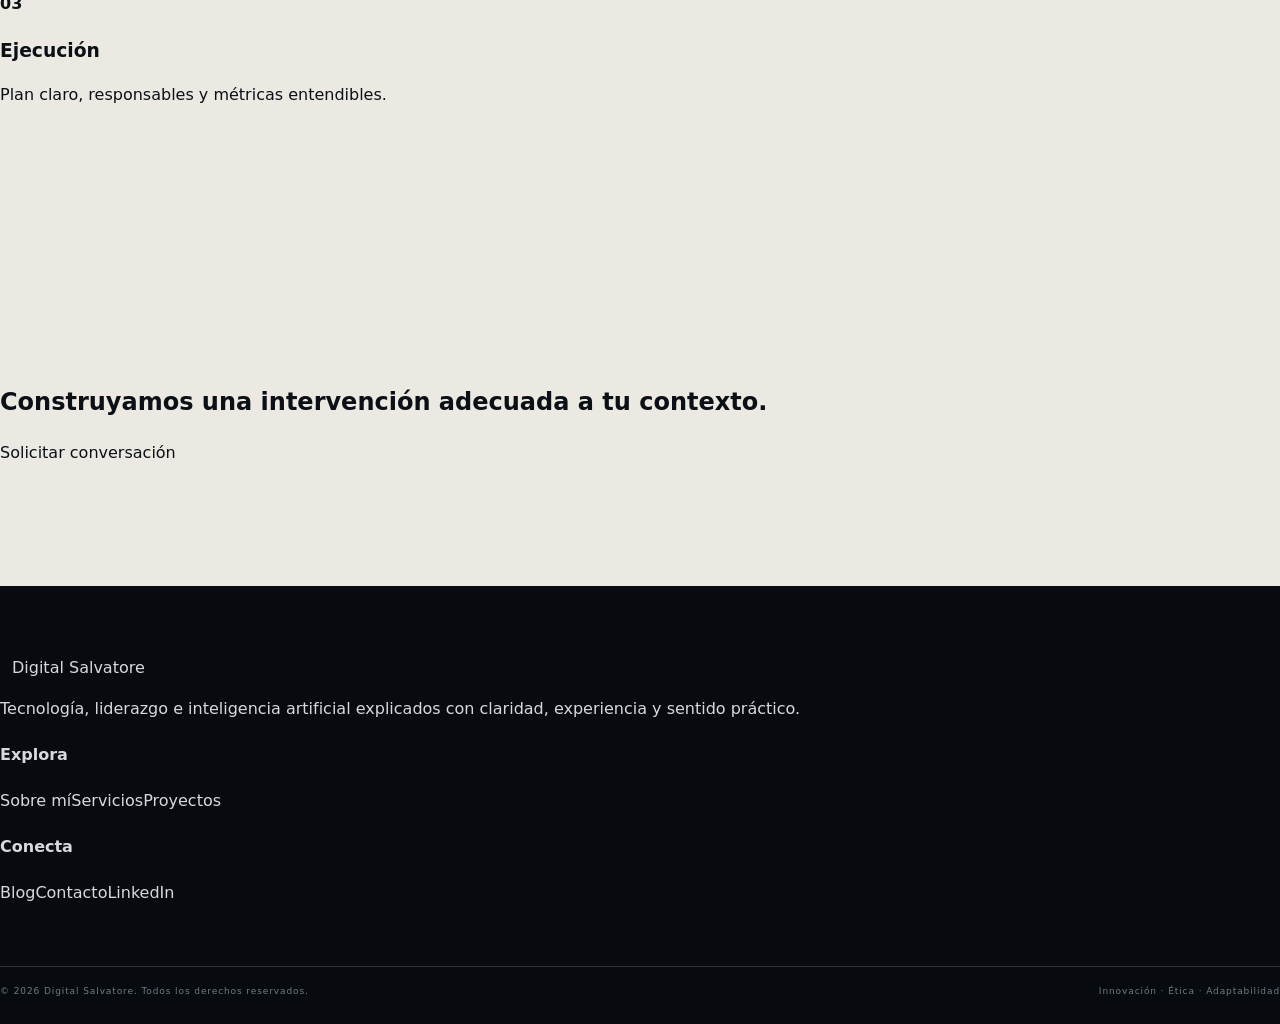
<file: servicios.html>
<!doctype html><html lang="es"><head><meta charset="utf-8"><meta name="viewport" content="width=device-width,initial-scale=1"><title>Servicios | Digital Salvatore</title><link rel="stylesheet" href="styles.css"></head><body>
<a class="skip-link" href="#contenido">Ir al contenido</a>
<div class="noise"></div>
<header class="site-header">
  <nav class="nav" aria-label="Navegación principal">
    <a class="brand" href="index.html"><span class="brand-mark" aria-hidden="true"></span><span>Digital Salvatore</span></a>
    <button class="menu-toggle" aria-expanded="false" aria-label="Abrir menú">☰</button>
    <div class="nav-links">
      <a href="index.html">Inicio</a>
      <a href="sobre-mi.html">Sobre mí</a>
      <a href="servicios.html">Servicios</a>
      <a href="proyectos.html">Proyectos</a>
      <a href="blog.html">Blog</a>
      <a class="nav-cta" href="contacto.html">Contacto</a>
    </div>
  </nav>
</header>
<main id="contenido"><section class="page-hero"><div class="container reveal"><div class="breadcrumb">Inicio / Servicios</div><span class="eyebrow">Servicios</span><h1 class="display">Conocimiento que se convierte en <span class="gradient-text">acción.</span></h1><p class="lead">Mentoría, capacitación y consultoría para profesionales y organizaciones que necesitan avanzar con claridad.</p></div></section>
<section class="section"><div class="container card-grid"><article class="card reveal"><span class="card-kicker">Mentoría</span><h2>Liderazgo digital</h2><p>Acompañamiento individual o para líderes que buscan fortalecer comunicación, criterio tecnológico y conducción de equipos.</p><ul class="check-list"><li>Sesiones uno a uno.</li><li>Plan de desarrollo.</li><li>Seguimiento de objetivos.</li></ul></article><article class="card reveal"><span class="card-kicker">Capacitación</span><h2>IA y tecnología</h2><p>Sesiones diseñadas para traducir tendencias y herramientas a contextos de trabajo reales.</p><ul class="check-list"><li>Talleres ejecutivos.</li><li>Webinars y charlas.</li><li>Contenido personalizado.</li></ul></article><article class="card reveal"><span class="card-kicker">Consultoría</span><h2>Transformación digital</h2><p>Diagnóstico, priorización y diseño de una ruta tecnológica coherente con las necesidades del negocio.</p><ul class="check-list"><li>Procesos y automatización.</li><li>Adopción tecnológica.</li><li>Alineación de equipos.</li></ul></article></div></section>
<section class="section"><div class="container split"><div class="reveal"><span class="eyebrow">Metodología</span><h2 class="section-title">Primero entendemos el problema. Después hablamos de herramientas.</h2></div><div class="timeline"><div class="timeline-item reveal"><strong>01</strong><div><h3>Contexto</h3><p>Objetivos, personas, procesos y restricciones.</p></div></div><div class="timeline-item reveal"><strong>02</strong><div><h3>Prioridades</h3><p>Qué resolver primero y qué no vale la pena hacer todavía.</p></div></div><div class="timeline-item reveal"><strong>03</strong><div><h3>Ejecución</h3><p>Plan claro, responsables y métricas entendibles.</p></div></div></div></div></section>
<section class="section"><div class="container feature-band reveal"><h2 class="section-title">Construyamos una intervención adecuada a tu contexto.</h2><a class="btn btn-primary" href="contacto.html">Solicitar conversación</a></div></section></main>
<footer class="site-footer">
  <div class="container">
    <div class="footer-grid">
      <div><a class="brand" href="index.html"><span class="brand-mark"></span><span>Digital Salvatore</span></a><p class="section-copy">Tecnología, liderazgo e inteligencia artificial explicados con claridad, experiencia y sentido práctico.</p></div>
      <div><h4>Explora</h4><div class="footer-links"><a href="sobre-mi.html">Sobre mí</a><a href="servicios.html">Servicios</a><a href="proyectos.html">Proyectos</a></div></div>
      <div><h4>Conecta</h4><div class="footer-links"><a href="blog.html">Blog</a><a href="contacto.html">Contacto</a><a href="#">LinkedIn</a></div></div>
    </div>
    <div class="footer-bottom"><span>© <span data-year></span> Digital Salvatore. Todos los derechos reservados.</span><span>Innovación · Ética · Adaptabilidad</span></div>
  </div>
</footer>
<script src="script.js"></script>
</body></html>
</file>
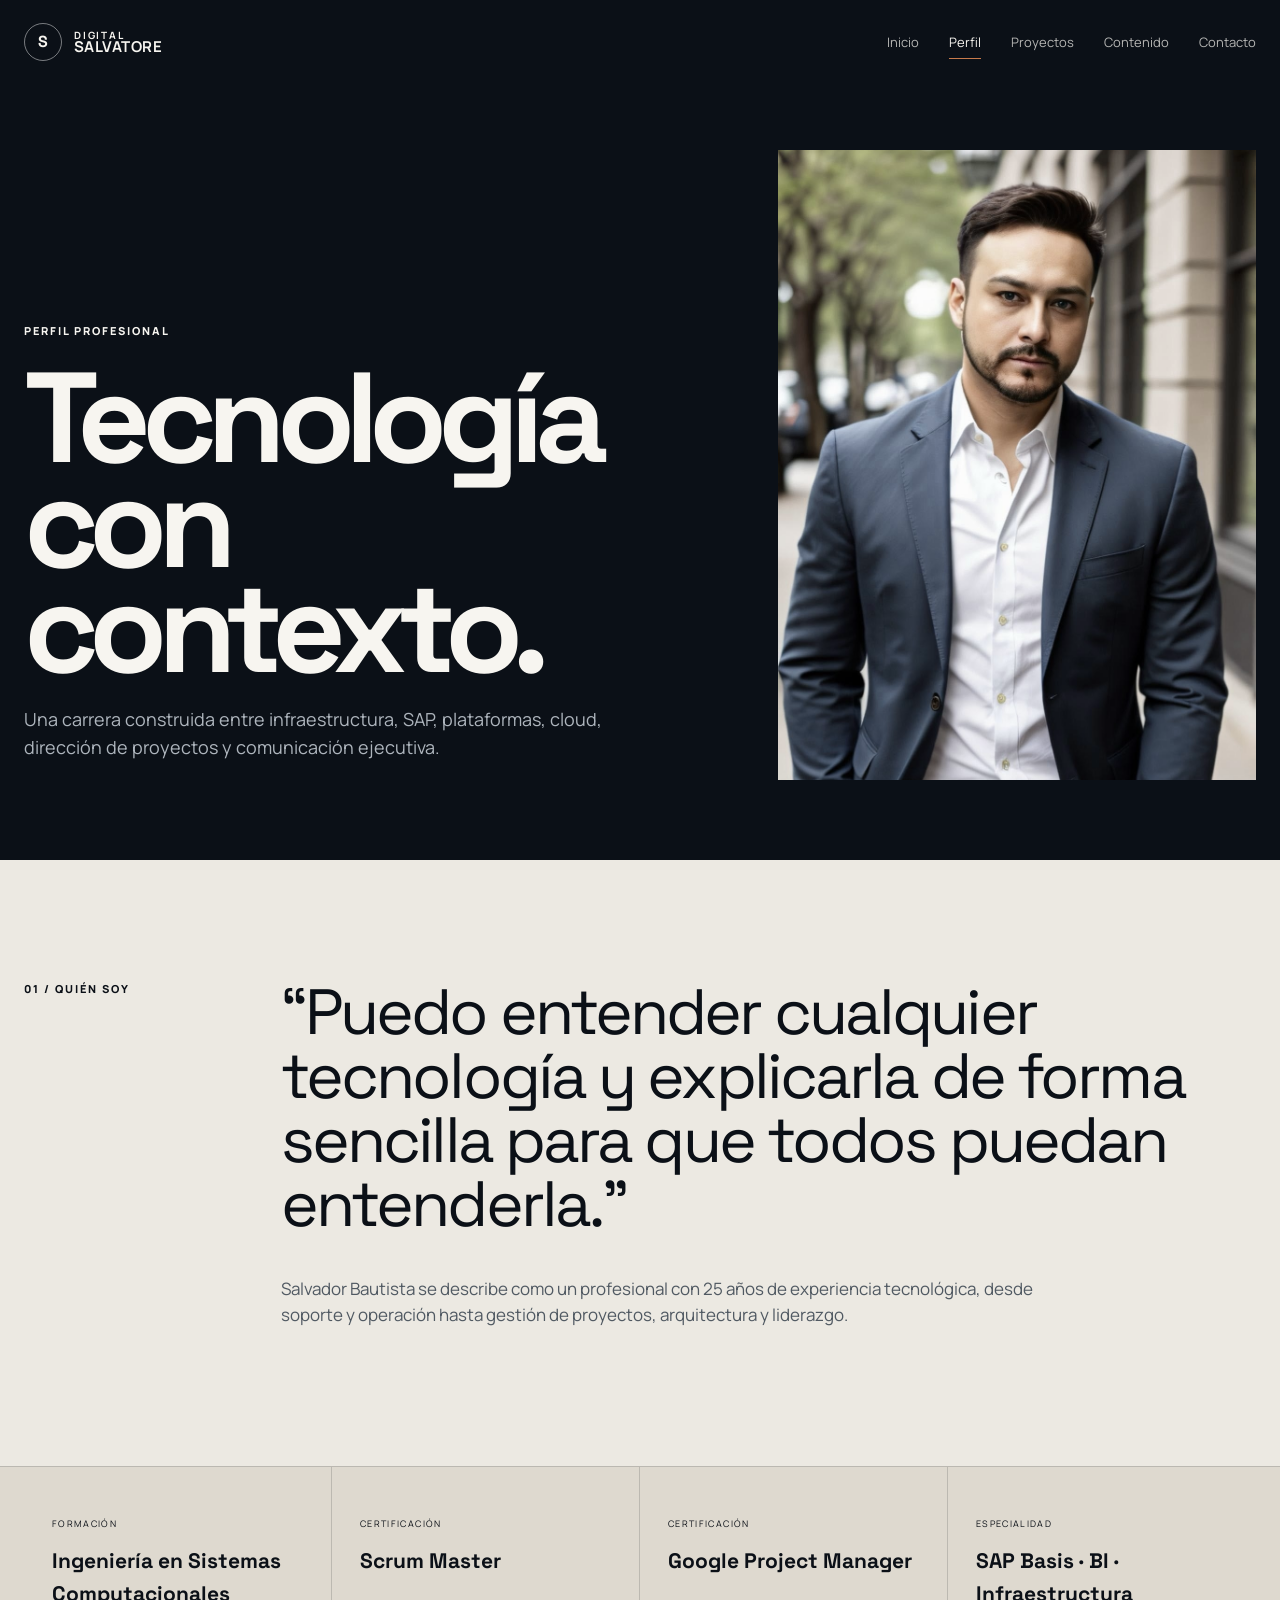
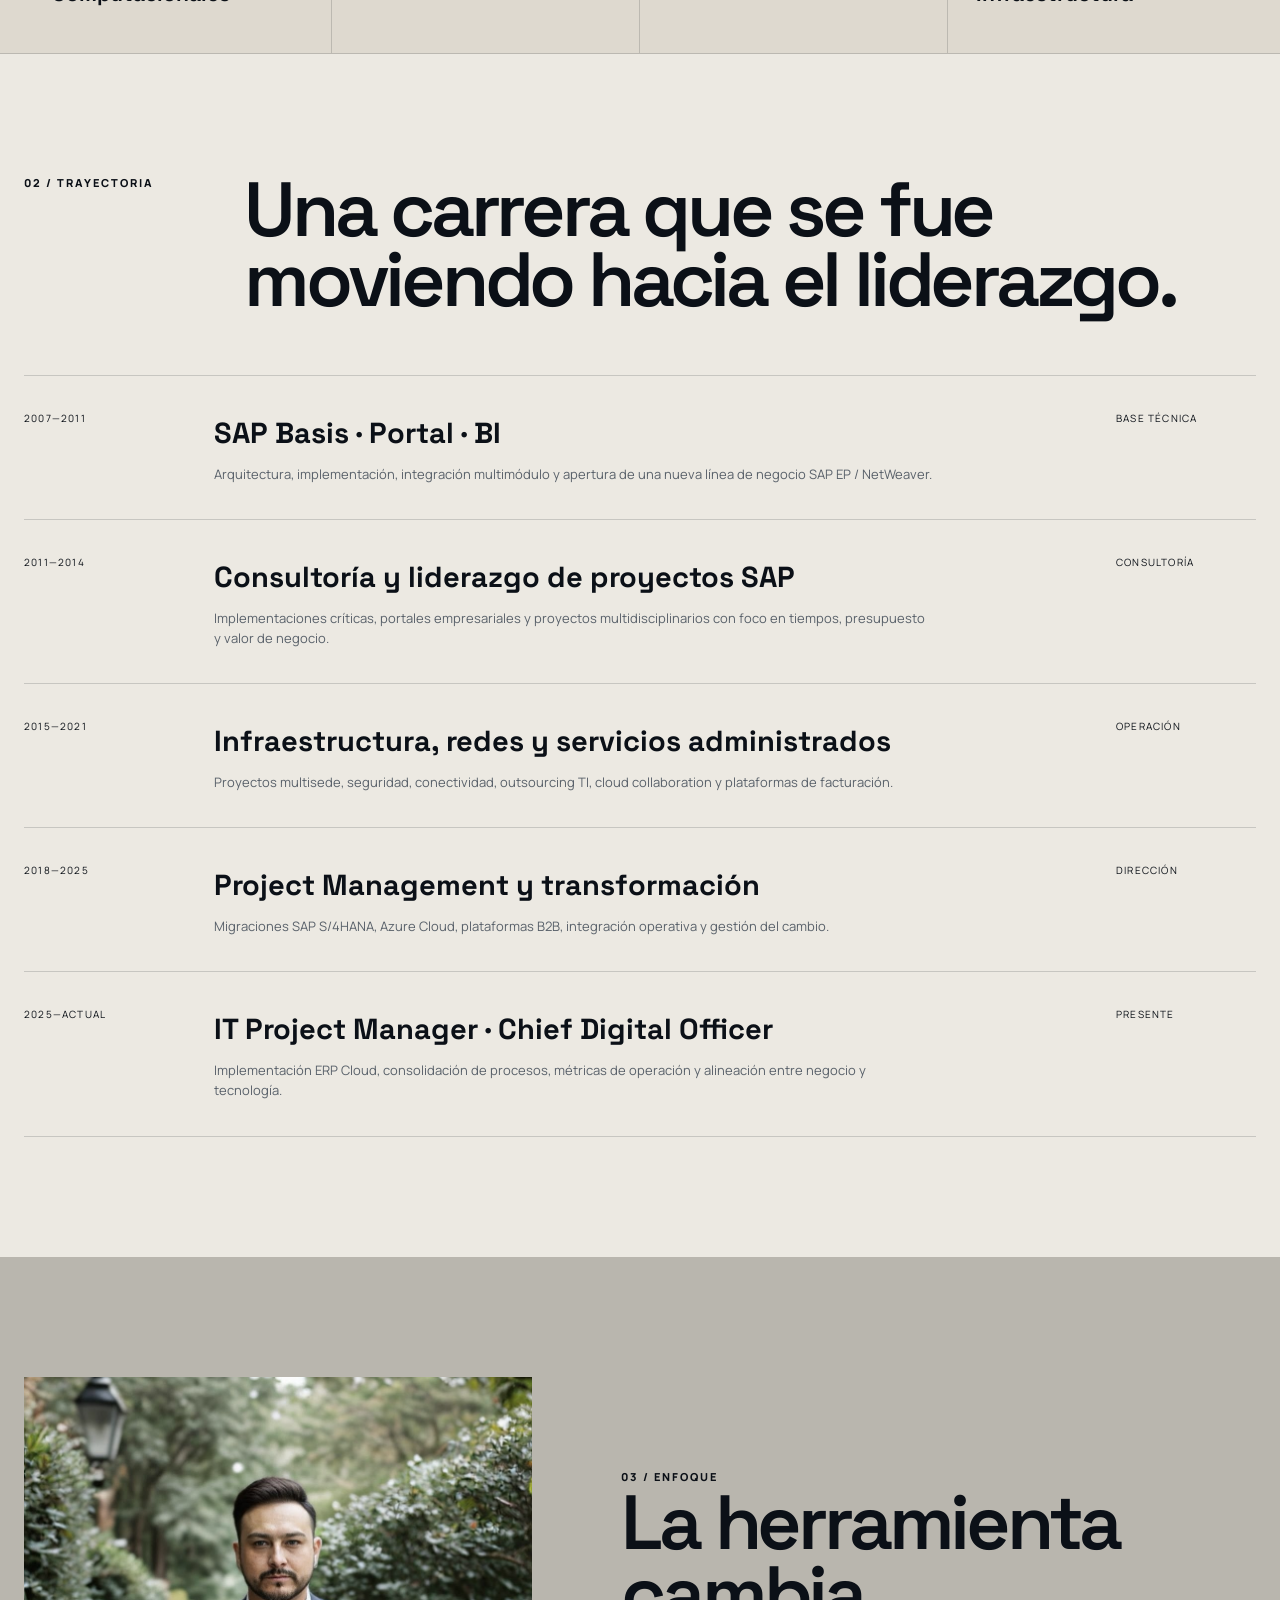
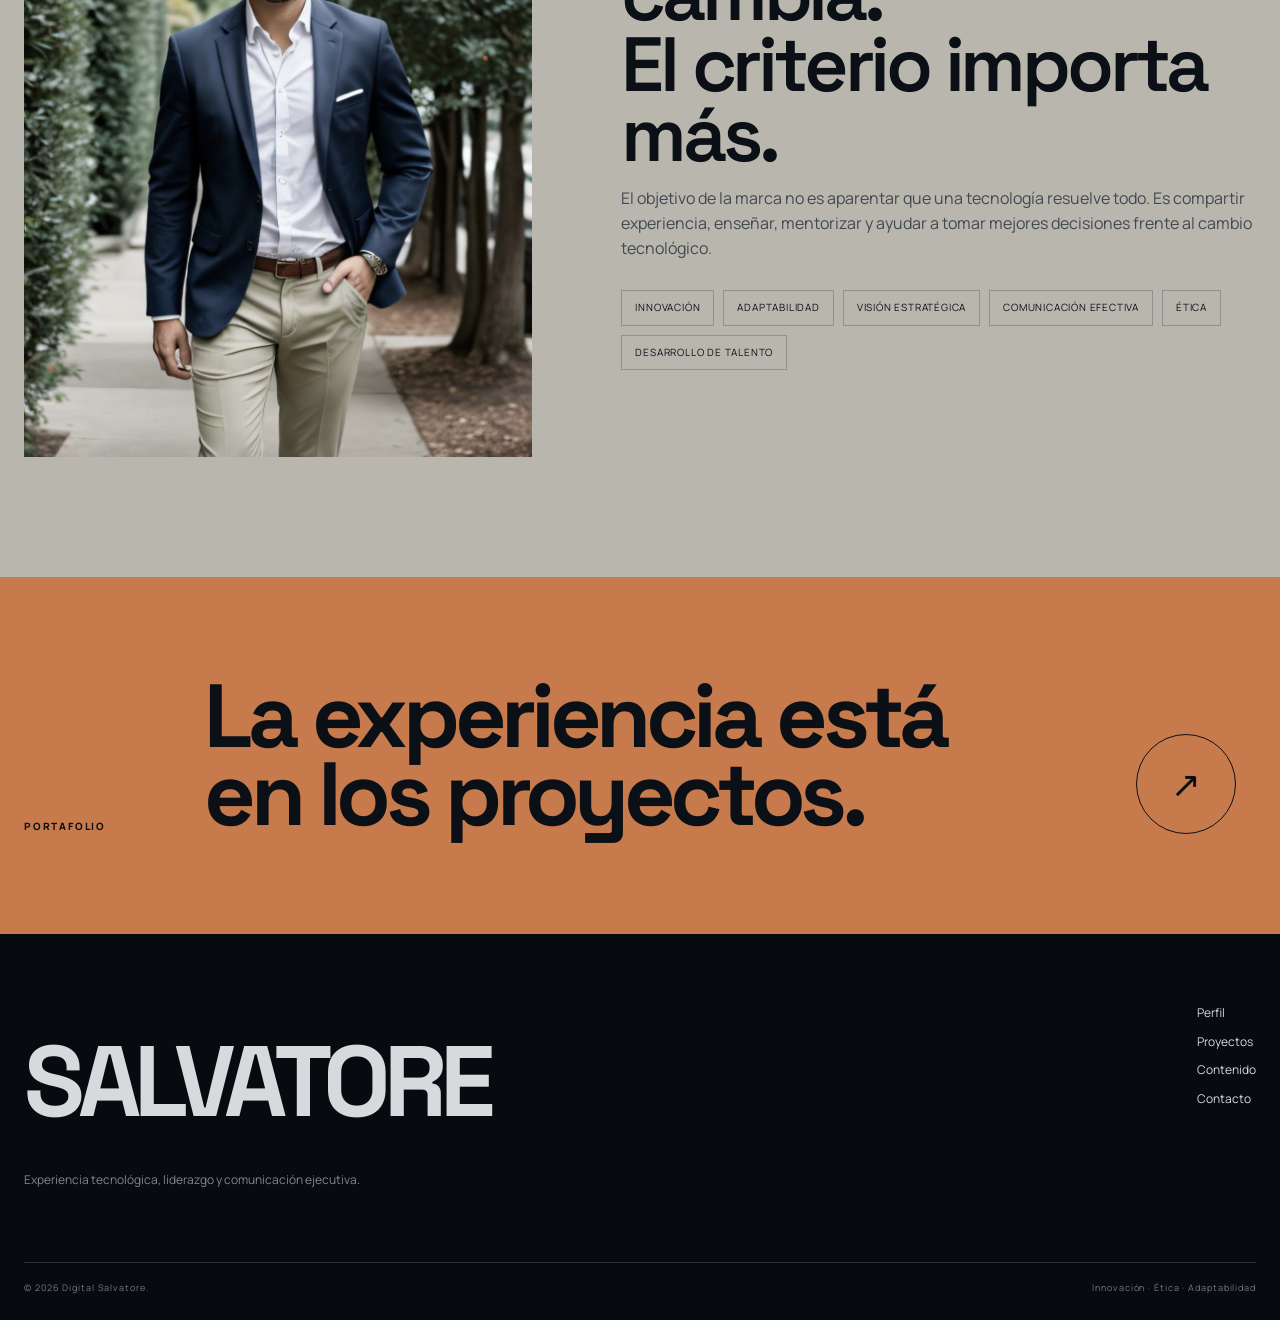
<file: sobre-mi.html>
<!doctype html>
<html lang="es">
<head>
<meta charset="utf-8">
<meta name="viewport" content="width=device-width,initial-scale=1">
<meta name="description" content="Trayectoria, experiencia, formación y enfoque profesional de Salvador Bautista.">
<meta name="theme-color" content="#0b1017">
<title>Perfil | Digital Salvatore</title>
<link rel="preconnect" href="https://fonts.googleapis.com">
<link rel="preconnect" href="https://fonts.gstatic.com" crossorigin>
<link href="https://fonts.googleapis.com/css2?family=Manrope:wght@400;500;600;700;800&family=Space+Grotesk:wght@500;600;700&display=swap" rel="stylesheet">
<link rel="stylesheet" href="styles.css">
</head>
<body>
<a class="skip-link" href="#contenido">Ir al contenido</a>
<div class="reading-progress" aria-hidden="true"><span></span></div>
<header class="site-header">
  <nav class="nav shell" aria-label="Navegación principal">
    <a class="brand" href="index.html" aria-label="Digital Salvatore, inicio">
      <span class="brand-symbol">S</span>
      <span class="brand-copy"><b>DIGITAL</b><strong>SALVATORE</strong></span>
    </a>
    <button class="menu-toggle" aria-expanded="false" aria-label="Abrir menú"><i></i><i></i></button>
    <div class="nav-links"><a class="" href="index.html">Inicio</a><a class="active" href="sobre-mi.html">Perfil</a><a class="" href="proyectos.html">Proyectos</a><a class="" href="blog.html">Contenido</a><a class="" href="contacto.html">Contacto</a></div>
  </nav>
</header>

<main id="contenido">
<section class="profile-hero">
  <div class="shell profile-hero-grid">
    <div class="reveal">
      <span class="micro-label">PERFIL PROFESIONAL</span>
      <h1>Tecnología<br>con contexto.</h1>
      <p>Una carrera construida entre infraestructura, SAP, plataformas, cloud, dirección de proyectos y comunicación ejecutiva.</p>
    </div>
    <figure class="profile-image reveal"><img src="assets/img/portrait.jpg" alt="Retrato de Salvador Bautista"></figure>
  </div>
</section>

<section class="section section-cream">
  <div class="shell manifesto-grid">
    <div class="section-index reveal">01 / QUIÉN SOY</div>
    <div class="manifesto reveal">
      <blockquote>“Puedo entender cualquier tecnología y explicarla de forma sencilla para que todos puedan entenderla.”</blockquote>
      <p>Salvador Bautista se describe como un profesional con 25 años de experiencia tecnológica, desde soporte y operación hasta gestión de proyectos, arquitectura y liderazgo.</p>
    </div>
  </div>
</section>

<section class="credentials">
  <div class="shell credential-grid">
    <article class="reveal"><span>FORMACIÓN</span><h3>Ingeniería en Sistemas Computacionales</h3></article>
    <article class="reveal"><span>CERTIFICACIÓN</span><h3>Scrum Master</h3></article>
    <article class="reveal"><span>CERTIFICACIÓN</span><h3>Google Project Manager</h3></article>
    <article class="reveal"><span>ESPECIALIDAD</span><h3>SAP Basis · BI · Infraestructura</h3></article>
  </div>
</section>

<section class="section career-section">
  <div class="shell">
    <div class="section-heading reveal"><span>02 / TRAYECTORIA</span><h2>Una carrera que se fue<br>moviendo hacia el liderazgo.</h2></div>
    <div class="career-list">
      <article class="career-row reveal"><time>2007—2011</time><div><h3>SAP Basis · Portal · BI</h3><p>Arquitectura, implementación, integración multimódulo y apertura de una nueva línea de negocio SAP EP / NetWeaver.</p></div><span>BASE TÉCNICA</span></article>
      <article class="career-row reveal"><time>2011—2014</time><div><h3>Consultoría y liderazgo de proyectos SAP</h3><p>Implementaciones críticas, portales empresariales y proyectos multidisciplinarios con foco en tiempos, presupuesto y valor de negocio.</p></div><span>CONSULTORÍA</span></article>
      <article class="career-row reveal"><time>2015—2021</time><div><h3>Infraestructura, redes y servicios administrados</h3><p>Proyectos multisede, seguridad, conectividad, outsourcing TI, cloud collaboration y plataformas de facturación.</p></div><span>OPERACIÓN</span></article>
      <article class="career-row reveal"><time>2018—2025</time><div><h3>Project Management y transformación</h3><p>Migraciones SAP S/4HANA, Azure Cloud, plataformas B2B, integración operativa y gestión del cambio.</p></div><span>DIRECCIÓN</span></article>
      <article class="career-row reveal"><time>2025—ACTUAL</time><div><h3>IT Project Manager · Chief Digital Officer</h3><p>Implementación ERP Cloud, consolidación de procesos, métricas de operación y alineación entre negocio y tecnología.</p></div><span>PRESENTE</span></article>
    </div>
  </div>
</section>

<section class="section photo-statement">
  <div class="shell photo-statement-grid">
    <figure class="reveal"><img src="assets/img/outdoor.jpg" alt="Salvador Bautista en exterior"></figure>
    <div class="reveal">
      <span class="section-index">03 / ENFOQUE</span>
      <h2>La herramienta cambia.<br>El criterio importa más.</h2>
      <p>El objetivo de la marca no es aparentar que una tecnología resuelve todo. Es compartir experiencia, enseñar, mentorizar y ayudar a tomar mejores decisiones frente al cambio tecnológico.</p>
      <div class="principle-list">
        <span>Innovación</span><span>Adaptabilidad</span><span>Visión estratégica</span><span>Comunicación efectiva</span><span>Ética</span><span>Desarrollo de talento</span>
      </div>
    </div>
  </div>
</section>

<section class="closing-cta">
  <div class="shell reveal"><span>PORTAFOLIO</span><h2>La experiencia está<br>en los proyectos.</h2><a href="proyectos.html" class="circle-link">↗</a></div>
</section>
</main>

<footer class="site-footer">
  <div class="shell footer-top">
    <div>
      <div class="footer-wordmark">SALVATORE</div>
      <p>Experiencia tecnológica, liderazgo y comunicación ejecutiva.</p>
    </div>
    <div class="footer-nav">
      <a href="sobre-mi.html">Perfil</a>
      <a href="proyectos.html">Proyectos</a>
      <a href="blog.html">Contenido</a>
      <a href="contacto.html">Contacto</a>
    </div>
  </div>
  <div class="shell footer-bottom">
    <span>© <span data-year></span> Digital Salvatore.</span>
    <span>Innovación · Ética · Adaptabilidad</span>
  </div>
</footer>
<script src="script.js"></script>
</body></html>
</file>
<file: styles.css>
:root{
  --ink:#0b1017;
  --ink-2:#111923;
  --paper:#ece9e2;
  --paper-2:#ded9cf;
  --white:#f7f5f0;
  --muted:#8d949d;
  --steel:#66778c;
  --indigo:#665f82;
  --orange:#c77a4b;
  --sage:#7f8d82;
  --line:rgba(11,16,23,.16);
  --line-light:rgba(247,245,240,.16);
  --max:1240px;
  --sans:"Manrope",system-ui,sans-serif;
  --display:"Space Grotesk",system-ui,sans-serif;
}
*{box-sizing:border-box}
html{scroll-behavior:smooth}
body{margin:0;background:var(--paper);color:var(--ink);font-family:var(--sans);line-height:1.55;overflow-x:hidden}
body.menu-open{overflow:hidden}
a{color:inherit;text-decoration:none}
img,video{display:block;width:100%;max-width:100%}
button,input,textarea{font:inherit}
button{color:inherit}
::selection{background:var(--orange);color:var(--ink)}
.shell{width:min(calc(100% - 48px),var(--max));margin-inline:auto}
.skip-link{position:fixed;left:20px;top:-100px;background:#fff;color:#000;padding:10px 16px;z-index:999;border-radius:999px}
.skip-link:focus{top:20px}
.reading-progress{position:fixed;top:0;left:0;right:0;height:2px;z-index:200;background:transparent}
.reading-progress span{display:block;width:0;height:100%;background:var(--orange)}
.site-header{position:fixed;z-index:100;top:0;left:0;right:0;color:var(--white);transition:.35s ease}
.site-header.scrolled{background:rgba(11,16,23,.92);backdrop-filter:blur(16px);border-bottom:1px solid var(--line-light)}
.nav{height:84px;display:flex;align-items:center;justify-content:space-between;gap:30px}
.brand{display:flex;align-items:center;gap:12px}
.brand-symbol{width:38px;height:38px;border:1px solid rgba(255,255,255,.45);display:grid;place-items:center;border-radius:50%;font-family:var(--display);font-weight:700}
.brand-copy{display:grid;line-height:.9;font-size:10px;letter-spacing:.18em}
.brand-copy strong{font-size:15px;letter-spacing:.03em}
.nav-links{display:flex;align-items:center;gap:30px;font-size:13px}
.nav-links a{opacity:.72;position:relative}
.nav-links a:hover,.nav-links a.active{opacity:1}
.nav-links a::after{content:"";position:absolute;left:0;right:100%;height:1px;bottom:-7px;background:var(--orange);transition:.25s}
.nav-links a:hover::after,.nav-links a.active::after{right:0}
.menu-toggle{display:none;background:none;border:0;width:42px;height:42px;position:relative}
.menu-toggle i{position:absolute;left:8px;right:8px;height:1px;background:white;transition:.25s}
.menu-toggle i:first-child{top:16px}.menu-toggle i:last-child{top:25px}
.menu-toggle[aria-expanded="true"] i:first-child{transform:translateY(4.5px) rotate(45deg)}
.menu-toggle[aria-expanded="true"] i:last-child{transform:translateY(-4.5px) rotate(-45deg)}
.micro-label,.section-index{font-size:11px;letter-spacing:.18em;text-transform:uppercase;font-weight:800}
.text-link{display:inline-flex;align-items:center;gap:10px;border-bottom:1px solid currentColor;padding-bottom:5px;font-size:13px;font-weight:700}
.dark-link{color:var(--ink)}
.button{display:inline-flex;align-items:center;justify-content:center;gap:22px;padding:15px 22px;border-radius:2px;font-size:12px;font-weight:800;letter-spacing:.06em;text-transform:uppercase;border:1px solid transparent;transition:.25s}
.button:hover{transform:translateY(-2px)}
.button.dark{background:var(--ink);color:var(--white)}
.button.outline{border-color:var(--ink);color:var(--ink)}
.button span{font-size:18px}
.section{padding:120px 0}
.section-cream{background:var(--paper)}
.section-heading{display:grid;grid-template-columns:220px 1fr;align-items:start;margin-bottom:60px}
.section-heading>span{font-size:11px;letter-spacing:.18em;text-transform:uppercase;font-weight:800}
.section-heading h2,.intro-main h2,.creator-copy h2,.photo-statement h2,.reel-copy h2{font-family:var(--display);font-size:clamp(44px,6vw,84px);letter-spacing:-.055em;line-height:.92;margin:0;font-weight:600}
.section-heading.light{color:var(--white)}
.reveal{opacity:0;transform:translateY(28px);transition:opacity .75s ease,transform .75s cubic-bezier(.2,.7,.2,1)}
.reveal.visible{opacity:1;transform:none}

/* HERO */
.hero-editorial{min-height:100svh;background:var(--ink);color:var(--white);position:relative;overflow:hidden;padding:120px 0 50px;display:grid;align-items:center}
.hero-backtype{position:absolute;left:-2vw;bottom:-6vw;font-family:var(--display);font-weight:700;font-size:clamp(120px,21vw,360px);letter-spacing:-.1em;line-height:.7;color:rgba(255,255,255,.035);white-space:nowrap;pointer-events:none}
.hero-editorial::before{content:"";position:absolute;width:42vw;height:42vw;border-radius:50%;background:radial-gradient(circle,rgba(102,95,130,.24),transparent 67%);right:-10vw;top:-14vw}
.hero-editorial-grid{display:grid;grid-template-columns:1.05fr .75fr;align-items:center;gap:7vw;position:relative;z-index:2}
.hero-copy h1{font-family:var(--display);font-size:clamp(56px,7.6vw,122px);line-height:.88;letter-spacing:-.07em;font-weight:600;margin:24px 0}
.hero-copy h1 em{font-weight:500;color:#b9b2c8;font-style:normal}
.hero-lead{font-size:18px;max-width:560px;color:#b7bdc5}
.hero-actions{display:flex;align-items:center;gap:26px;margin-top:38px}
.hero-portrait{margin:0;position:relative;height:min(72vh,760px);min-height:560px}
.hero-portrait::before{content:"";position:absolute;inset:26px -26px -26px 26px;border:1px solid rgba(255,255,255,.18);z-index:-1}
.hero-portrait img{height:100%;object-fit:cover;object-position:50% 22%;filter:saturate(.72) contrast(1.04)}
.hero-portrait figcaption{position:absolute;left:-70px;bottom:26px;background:var(--paper);color:var(--ink);padding:18px 24px;min-width:240px;display:grid;font-size:11px;letter-spacing:.08em;text-transform:uppercase}
.hero-portrait figcaption span:first-child{font-weight:800;font-size:14px;letter-spacing:.02em}
.scroll-note{position:absolute;right:28px;bottom:34px;writing-mode:vertical-rl;font-size:9px;letter-spacing:.25em;display:flex;gap:12px}

/* ticker */
.ticker-section{background:var(--orange);overflow:hidden;border-top:1px solid rgba(0,0,0,.12);border-bottom:1px solid rgba(0,0,0,.12)}
.ticker{overflow:hidden;padding:17px 0}
.ticker-track{display:flex;width:max-content;gap:28px;align-items:center;animation:ticker 28s linear infinite;font-family:var(--display);font-weight:700;font-size:13px;letter-spacing:.08em}
.ticker-track b{font-size:10px}
@keyframes ticker{to{transform:translateX(-50%)}}

/* intro */
.intro-grid{display:grid;grid-template-columns:150px 1.1fr .65fr;gap:5vw;align-items:start}
.intro-main p{font-size:20px;max-width:670px;color:#434b54}
.intro-side img{aspect-ratio:4/5;object-fit:cover;object-position:center 20%;filter:saturate(.7)}
.intro-side p{font-size:13px;color:#555e67;margin:22px 0}

/* impact */
.impact-section{background:var(--ink);color:var(--white);padding:120px 0}
.impact-grid{display:grid;grid-template-columns:repeat(3,1fr);border-top:1px solid var(--line-light);border-bottom:1px solid var(--line-light)}
.impact-card{padding:42px 32px;border-right:1px solid var(--line-light);min-height:380px}
.impact-card:last-child{border-right:0}
.impact-kicker{font-size:10px;letter-spacing:.14em;color:#959da6}
.impact-card strong{font-family:var(--display);display:block;font-size:clamp(70px,8vw,125px);letter-spacing:-.08em;line-height:.9;margin:50px 0 8px;color:#d9d4ca}
.impact-card h3{font-family:var(--display);font-size:25px;margin:0 0 18px}
.impact-card p{font-size:13px;color:#a7adb5}

/* projects */
.selected-projects{background:var(--paper-2)}
.project-feature{display:grid;grid-template-columns:80px 1fr 260px;gap:30px;align-items:center;padding:38px 0;border-top:1px solid var(--line);transition:.25s}
.project-feature:last-of-type{border-bottom:1px solid var(--line)}
.project-feature:hover{padding-left:14px}
.project-feature-no{font-size:12px;color:#6c737a}
.project-feature span{font-size:10px;letter-spacing:.14em;text-transform:uppercase}
.project-feature h3{font-family:var(--display);font-size:clamp(30px,3.5vw,52px);letter-spacing:-.045em;margin:6px 0}
.project-feature p{margin:0;color:#59616a;font-size:13px}
.project-feature-meta{display:grid;grid-template-columns:1fr 1fr auto;gap:12px;font-size:10px;letter-spacing:.1em}
.project-feature-meta i{font-size:26px;font-style:normal}
.section-end{margin-top:42px}

/* creator */
.creator-section{background:#c8c4bb}
.creator-grid{display:grid;grid-template-columns:.8fr .8fr .55fr;gap:22px;align-items:end}
.creator-copy{padding-right:5vw;align-self:center}
.creator-copy p{max-width:520px;color:#444b52;font-size:15px;margin:28px 0}
.creator-video{position:relative;height:670px;background:#111}
.creator-video video{height:100%;object-fit:cover}
.video-label{position:absolute;left:18px;right:18px;bottom:18px;background:rgba(11,16,23,.86);color:white;padding:16px;display:grid;font-size:10px;letter-spacing:.14em}
.video-label b{font-size:15px;letter-spacing:0}
.creator-photo{height:520px}
.creator-photo img{height:100%;object-fit:cover;filter:saturate(.72)}

/* clients */
.clients-section{padding:80px 0;background:var(--paper);overflow:hidden}
.client-marquee{margin-top:35px;overflow:hidden;border-block:1px solid var(--line)}
.client-track{display:flex;width:max-content;animation:ticker 34s linear infinite}
.client-track span{font-family:var(--display);font-size:clamp(38px,6vw,80px);font-weight:600;letter-spacing:-.05em;padding:26px 35px;border-right:1px solid var(--line)}
.clients-note{font-size:11px;color:#727a82;margin-top:18px}

/* closing */
.closing-cta{background:var(--orange);padding:100px 0}
.closing-cta .shell{display:grid;grid-template-columns:180px 1fr 120px;align-items:end}
.closing-cta span{font-size:10px;letter-spacing:.18em;font-weight:800}
.closing-cta h2{font-family:var(--display);font-size:clamp(48px,7vw,100px);line-height:.88;letter-spacing:-.06em;margin:0}
.circle-link{width:100px;height:100px;border:1px solid var(--ink);border-radius:50%;display:grid;place-items:center;font-size:36px;transition:.25s}
.circle-link:hover{background:var(--ink);color:white;transform:rotate(45deg)}

/* profile */
.profile-hero,.projects-hero,.content-hero,.contact-hero{background:var(--ink);color:var(--white);padding:150px 0 80px}
.profile-hero-grid{display:grid;grid-template-columns:1fr .72fr;gap:7vw;align-items:end}
.profile-hero h1,.projects-hero h1,.content-hero h1,.contact-hero h1{font-family:var(--display);font-size:clamp(70px,10vw,155px);line-height:.82;letter-spacing:-.075em;margin:25px 0}
.profile-hero p,.content-hero p,.contact-hero p{color:#aeb5bd;max-width:580px;font-size:18px}
.profile-image{height:70vh;min-height:550px;margin:0}
.profile-image img{height:100%;object-fit:cover;object-position:center 20%;filter:saturate(.68)}
.manifesto-grid{display:grid;grid-template-columns:180px 1fr;gap:6vw}
.manifesto blockquote{font-family:var(--display);font-size:clamp(38px,5vw,72px);line-height:1;letter-spacing:-.045em;margin:0 0 40px}
.manifesto p{max-width:760px;font-size:17px;color:#505962}
.credentials{background:var(--paper-2);border-block:1px solid var(--line)}
.credential-grid{display:grid;grid-template-columns:repeat(4,1fr)}
.credential-grid article{padding:42px 28px;border-right:1px solid var(--line)}
.credential-grid article:last-child{border-right:0}
.credential-grid span{font-size:9px;letter-spacing:.15em}
.credential-grid h3{font-family:var(--display);font-size:21px;margin:12px 0 0}
.career-section{background:var(--paper)}
.career-list{border-top:1px solid var(--line)}
.career-row{display:grid;grid-template-columns:150px 1fr 140px;gap:40px;border-bottom:1px solid var(--line);padding:35px 0}
.career-row time,.career-row>span{font-size:10px;letter-spacing:.12em}
.career-row h3{font-family:var(--display);font-size:29px;margin:0 0 8px}
.career-row p{margin:0;color:#59616a;font-size:13px;max-width:720px}
.photo-statement{background:#b9b6ae}
.photo-statement-grid{display:grid;grid-template-columns:.8fr 1fr;gap:7vw;align-items:center}
.photo-statement figure{height:680px;margin:0}
.photo-statement figure img{height:100%;object-fit:cover;filter:saturate(.7)}
.photo-statement p{font-size:16px;color:#414950;max-width:650px}
.principle-list{display:flex;flex-wrap:wrap;gap:9px;margin-top:30px}
.principle-list span{padding:9px 13px;border:1px solid rgba(11,16,23,.22);font-size:10px;letter-spacing:.08em;text-transform:uppercase}

/* project browser */
.projects-hero-grid{display:grid;grid-template-columns:1fr .45fr;gap:6vw;align-items:end}
.projects-hero h1 span{color:#aaa5b9}
.projects-hero p{color:#adb3bb;font-size:15px;max-width:420px}
.projects-browser{padding:60px 0 120px;background:var(--paper)}
.filters{display:flex;gap:8px;flex-wrap:wrap;position:sticky;top:98px;z-index:20;padding:15px 0;background:rgba(236,233,226,.94);backdrop-filter:blur(10px)}
.filter{background:transparent;border:1px solid var(--line);padding:9px 14px;font-size:10px;letter-spacing:.08em;text-transform:uppercase;cursor:pointer}
.filter.active,.filter:hover{background:var(--ink);color:white}
.project-list{margin-top:30px;border-top:1px solid var(--line)}
.project-row{display:grid;grid-template-columns:70px 1fr 150px 70px;gap:30px;align-items:center;padding:28px 0;border-bottom:1px solid var(--line);cursor:pointer;transition:.2s}
.project-row:hover{padding-left:10px;background:rgba(255,255,255,.22)}
.project-id{font-size:11px;color:#737b83}
.project-title h2{font-family:var(--display);font-size:clamp(24px,3vw,40px);letter-spacing:-.04em;margin:0}
.project-title p{font-size:11px;color:#68717a;margin:7px 0 0}
.project-cat{font-size:9px;letter-spacing:.12em;text-transform:uppercase}
.project-arrow{font-size:24px;text-align:right}
.project-modal{position:fixed;inset:0;z-index:300;display:none}
.project-modal.open{display:block}
.modal-backdrop{position:absolute;inset:0;background:rgba(0,0,0,.65);backdrop-filter:blur(8px)}
.modal-panel{position:absolute;right:0;top:0;bottom:0;width:min(720px,92vw);background:var(--paper);overflow:auto;padding:80px 55px;transform:translateX(100%);animation:slideIn .35s forwards}
@keyframes slideIn{to{transform:translateX(0)}}
.modal-close{position:absolute;right:25px;top:20px;border:0;background:transparent;font-size:38px;cursor:pointer}
.modal-category{font-size:10px;letter-spacing:.14em;text-transform:uppercase}
.modal-content h2{font-family:var(--display);font-size:clamp(38px,5vw,65px);line-height:.95;letter-spacing:-.05em;margin:20px 0}
.modal-company{font-size:13px;color:#59616a;margin-bottom:45px}
.modal-block{border-top:1px solid var(--line);padding:25px 0}
.modal-block h3{font-size:10px;letter-spacing:.14em;text-transform:uppercase}
.modal-block p,.modal-block li{font-size:14px;color:#454e57}
.modal-results{padding-left:18px}
.modal-results li{margin:8px 0}
.modal-skills{display:flex;flex-wrap:wrap;gap:7px;margin-top:20px}
.modal-skills span{border:1px solid var(--line);padding:7px 9px;font-size:9px;text-transform:uppercase}

/* content */
.content-hero-grid{display:grid;grid-template-columns:1fr .55fr;gap:7vw;align-items:end}
.content-hero h1 em{color:#aaa5b9;font-style:normal}
.content-hero figure{height:66vh;min-height:500px;margin:0}
.content-hero figure img{height:100%;object-fit:cover;filter:saturate(.65)}
.content-feed{padding:60px 0 110px;background:var(--paper)}
.featured-story{display:grid;grid-template-columns:80px 1fr 150px;gap:35px;align-items:start;padding:42px 0;border-bottom:1px solid var(--line)}
.featured-story:first-child{border-top:1px solid var(--line)}
.story-number{font-family:var(--display);font-size:24px;color:#727a82}
.featured-story span{font-size:9px;letter-spacing:.14em}
.featured-story h2{font-family:var(--display);font-size:clamp(30px,4.2vw,60px);letter-spacing:-.045em;line-height:1;margin:10px 0}
.featured-story p{font-size:13px;color:#68717a}
.featured-story>a{font-size:10px;letter-spacing:.1em;text-align:right}
.reel-section{background:#b7b3aa;padding:100px 0}
.reel-grid{display:grid;grid-template-columns:1fr .6fr;gap:8vw;align-items:center}
.reel-copy p{max-width:550px;color:#4a535b}
.reel-device{width:min(360px,100%);margin:auto;background:#111;padding:10px;border-radius:32px;box-shadow:0 30px 80px rgba(0,0,0,.2)}
.reel-device video{aspect-ratio:9/13;object-fit:cover;border-radius:24px}

/* contact */
.contact-hero-grid{display:grid;grid-template-columns:1fr .5fr;gap:8vw;align-items:end}
.contact-hero figure{height:60vh;min-height:480px;margin:0}
.contact-hero figure img{height:100%;object-fit:cover;filter:saturate(.65)}
.contact-body{padding:100px 0;background:var(--paper)}
.contact-layout{display:grid;grid-template-columns:1fr .8fr;gap:8vw}
.contact-details{display:grid}
.contact-details>a{display:grid;grid-template-columns:1fr auto;grid-template-areas:"small arrow" "strong arrow";padding:22px 0;border-bottom:1px solid var(--line)}
.contact-details small{grid-area:small;font-size:9px;letter-spacing:.15em}
.contact-details strong{grid-area:strong;font-family:var(--display);font-size:clamp(18px,2.3vw,31px);margin-top:6px}
.contact-details i{grid-area:arrow;align-self:center;font-size:22px;font-style:normal}
.contact-form{display:grid;gap:24px}
.contact-form label{display:grid;gap:8px}
.contact-form label span{font-size:10px;letter-spacing:.12em;text-transform:uppercase}
.contact-form input,.contact-form textarea{background:transparent;border:0;border-bottom:1px solid var(--line);border-radius:0;padding:12px 0;outline:none;color:var(--ink)}
.contact-form input:focus,.contact-form textarea:focus{border-color:var(--ink)}
.contact-form textarea{min-height:130px;resize:vertical}
.form-note{font-size:10px;color:#707982}

/* footer */
.site-footer{background:#070b10;color:#d7d9dd;padding:70px 0 25px}
.footer-top{display:grid;grid-template-columns:1fr auto;gap:50px;align-items:start}
.footer-wordmark{font-family:var(--display);font-size:clamp(45px,8vw,100px);letter-spacing:-.07em;font-weight:700}
.footer-top p{color:#7f8790;font-size:12px}
.footer-nav{display:grid;gap:10px;font-size:12px}
.footer-bottom{display:flex;justify-content:space-between;border-top:1px solid var(--line-light);margin-top:60px;padding-top:18px;font-size:9px;letter-spacing:.1em;color:#727a82}

/* responsive */
@media(max-width:950px){
  .shell{width:min(calc(100% - 32px),var(--max))}
  .menu-toggle{display:block;z-index:4}
  .nav-links{position:fixed;inset:0;background:var(--ink);display:flex;flex-direction:column;justify-content:center;align-items:center;gap:25px;font-family:var(--display);font-size:36px;transform:translateY(-100%);transition:.35s;z-index:3}
  .nav-links.open{transform:none}
  .hero-editorial-grid,.profile-hero-grid,.content-hero-grid,.contact-hero-grid,.projects-hero-grid{grid-template-columns:1fr}
  .hero-editorial{padding-top:130px}
  .hero-portrait{height:65vh;margin-left:18vw}
  .hero-portrait figcaption{left:-30px}
  .intro-grid{grid-template-columns:100px 1fr}
  .intro-side{grid-column:2}
  .impact-grid{grid-template-columns:1fr}
  .impact-card{border-right:0;border-bottom:1px solid var(--line-light)}
  .project-feature{grid-template-columns:55px 1fr}
  .project-feature-meta{grid-column:2}
  .creator-grid{grid-template-columns:1fr 1fr}
  .creator-copy{grid-column:1/-1}
  .creator-video{height:600px}
  .creator-photo{height:500px}
  .closing-cta .shell{grid-template-columns:1fr 100px}
  .closing-cta .shell>span{grid-column:1/-1;margin-bottom:20px}
  .manifesto-grid,.photo-statement-grid,.reel-grid,.contact-layout{grid-template-columns:1fr}
  .credential-grid{grid-template-columns:1fr 1fr}
  .career-row{grid-template-columns:120px 1fr}
  .career-row>span{grid-column:2}
  .project-row{grid-template-columns:50px 1fr 60px}
  .project-cat{display:none}
  .featured-story{grid-template-columns:55px 1fr}
  .featured-story>a{grid-column:2;text-align:left}
  .footer-top{grid-template-columns:1fr}
}
@media(max-width:600px){
  .section{padding:78px 0}
  .nav{height:72px}
  .site-header.scrolled .nav{height:72px}
  .hero-editorial{min-height:auto;padding-bottom:80px}
  .hero-copy h1{font-size:15vw}
  .hero-actions{align-items:flex-start;flex-direction:column}
  .hero-portrait{margin:55px 0 0 15vw;min-height:470px;height:58vh}
  .hero-portrait figcaption{left:-18vw}
  .section-heading{grid-template-columns:1fr;gap:25px}
  .intro-grid{grid-template-columns:1fr}
  .intro-side{grid-column:auto}
  .intro-main h2,.creator-copy h2,.photo-statement h2,.reel-copy h2{font-size:12vw}
  .impact-card{min-height:310px;padding:35px 10px}
  .project-feature{grid-template-columns:40px 1fr}
  .project-feature-meta{display:flex;flex-wrap:wrap}
  .creator-grid{grid-template-columns:1fr}
  .creator-photo{height:400px}
  .creator-video{height:580px}
  .client-track span{font-size:40px}
  .closing-cta{padding:75px 0}
  .closing-cta .shell{grid-template-columns:1fr}
  .circle-link{margin-top:35px}
  .profile-hero,.projects-hero,.content-hero,.contact-hero{padding:125px 0 60px}
  .profile-hero h1,.projects-hero h1,.content-hero h1,.contact-hero h1{font-size:17vw}
  .profile-image,.content-hero figure,.contact-hero figure{height:56vh;min-height:420px}
  .manifesto-grid{grid-template-columns:1fr}
  .credential-grid{grid-template-columns:1fr}
  .credential-grid article{border-right:0;border-bottom:1px solid var(--line)}
  .career-row{grid-template-columns:1fr;gap:14px}
  .career-row>span{grid-column:auto}
  .photo-statement figure{height:520px}
  .filters{top:72px;overflow:auto;flex-wrap:nowrap}
  .filter{white-space:nowrap}
  .project-row{grid-template-columns:35px 1fr 30px;gap:12px}
  .modal-panel{padding:70px 25px}
  .featured-story{grid-template-columns:1fr}
  .featured-story>a{grid-column:auto}
  .reel-device{width:300px}
  .footer-bottom{flex-direction:column;gap:8px}
}
@media(prefers-reduced-motion:reduce){
  *{animation-duration:.001ms!important;animation-iteration-count:1!important;scroll-behavior:auto!important;transition-duration:.001ms!important}
}
</file>
